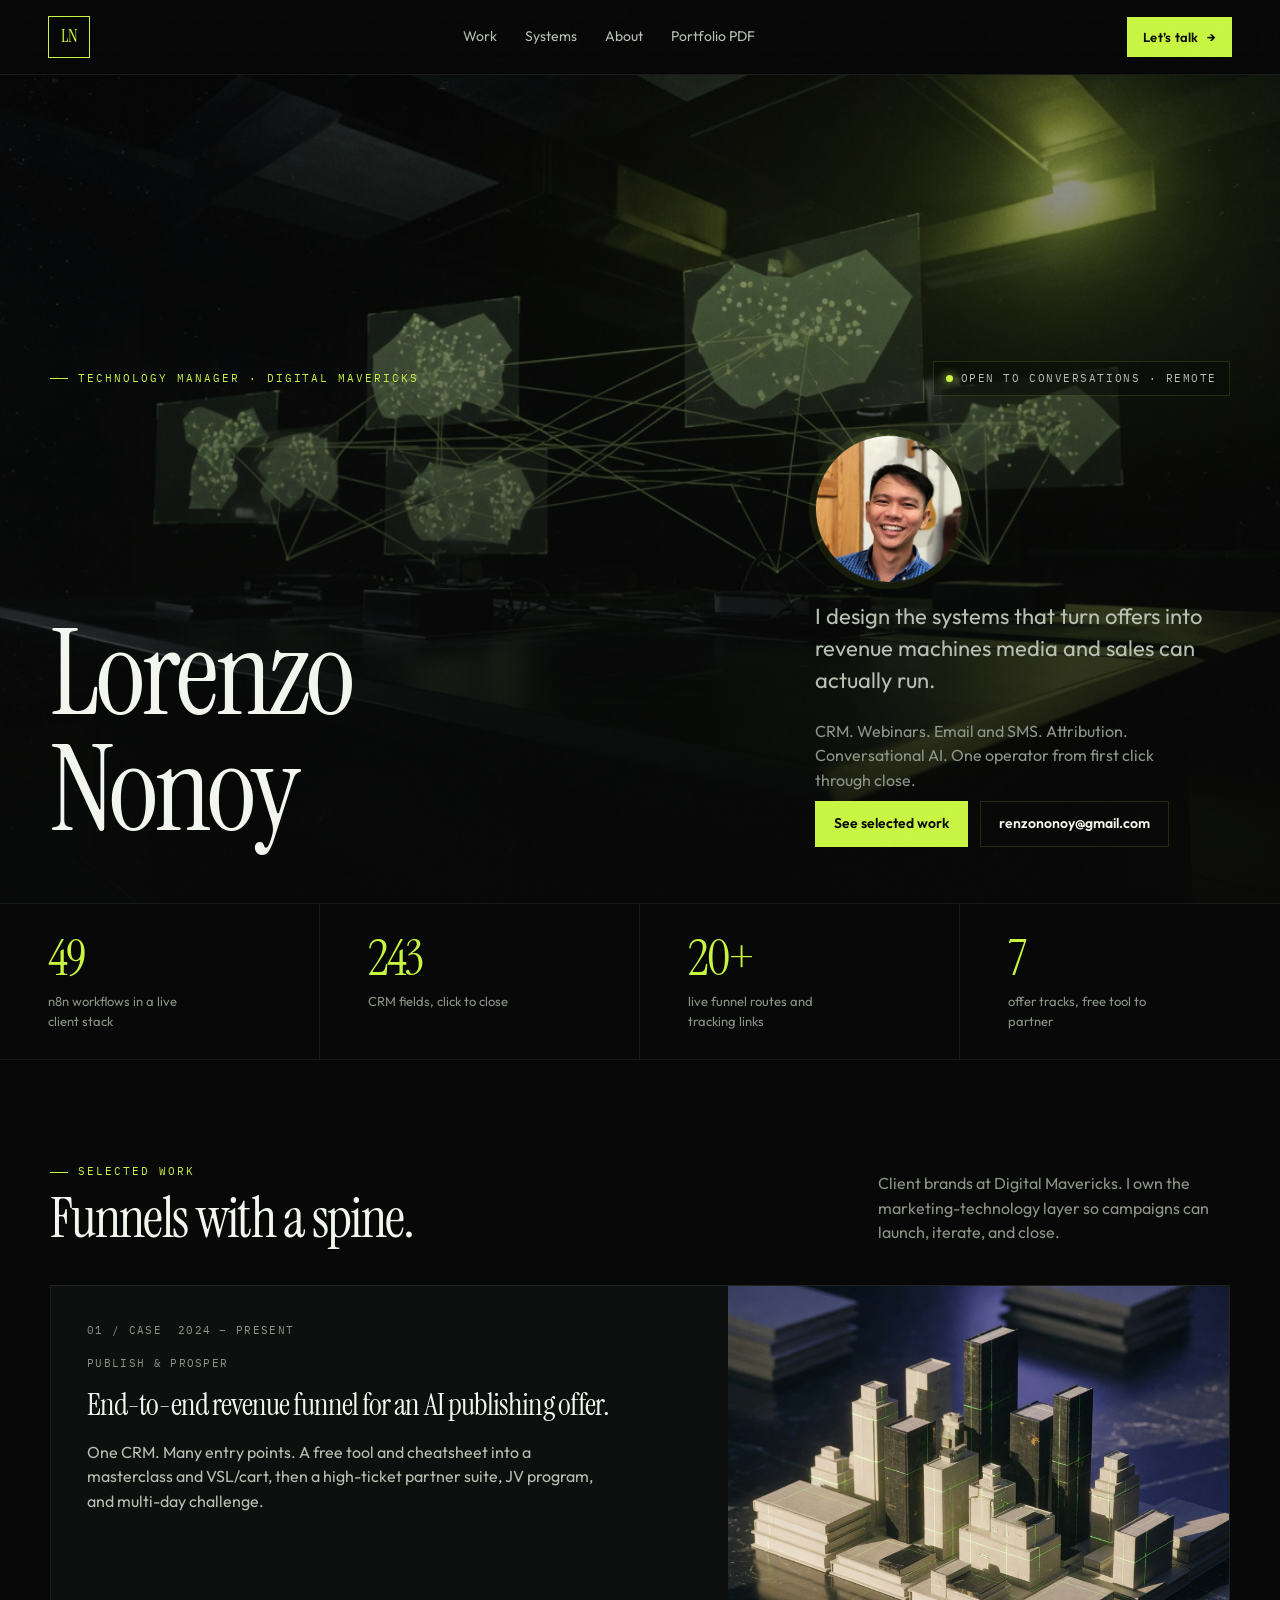
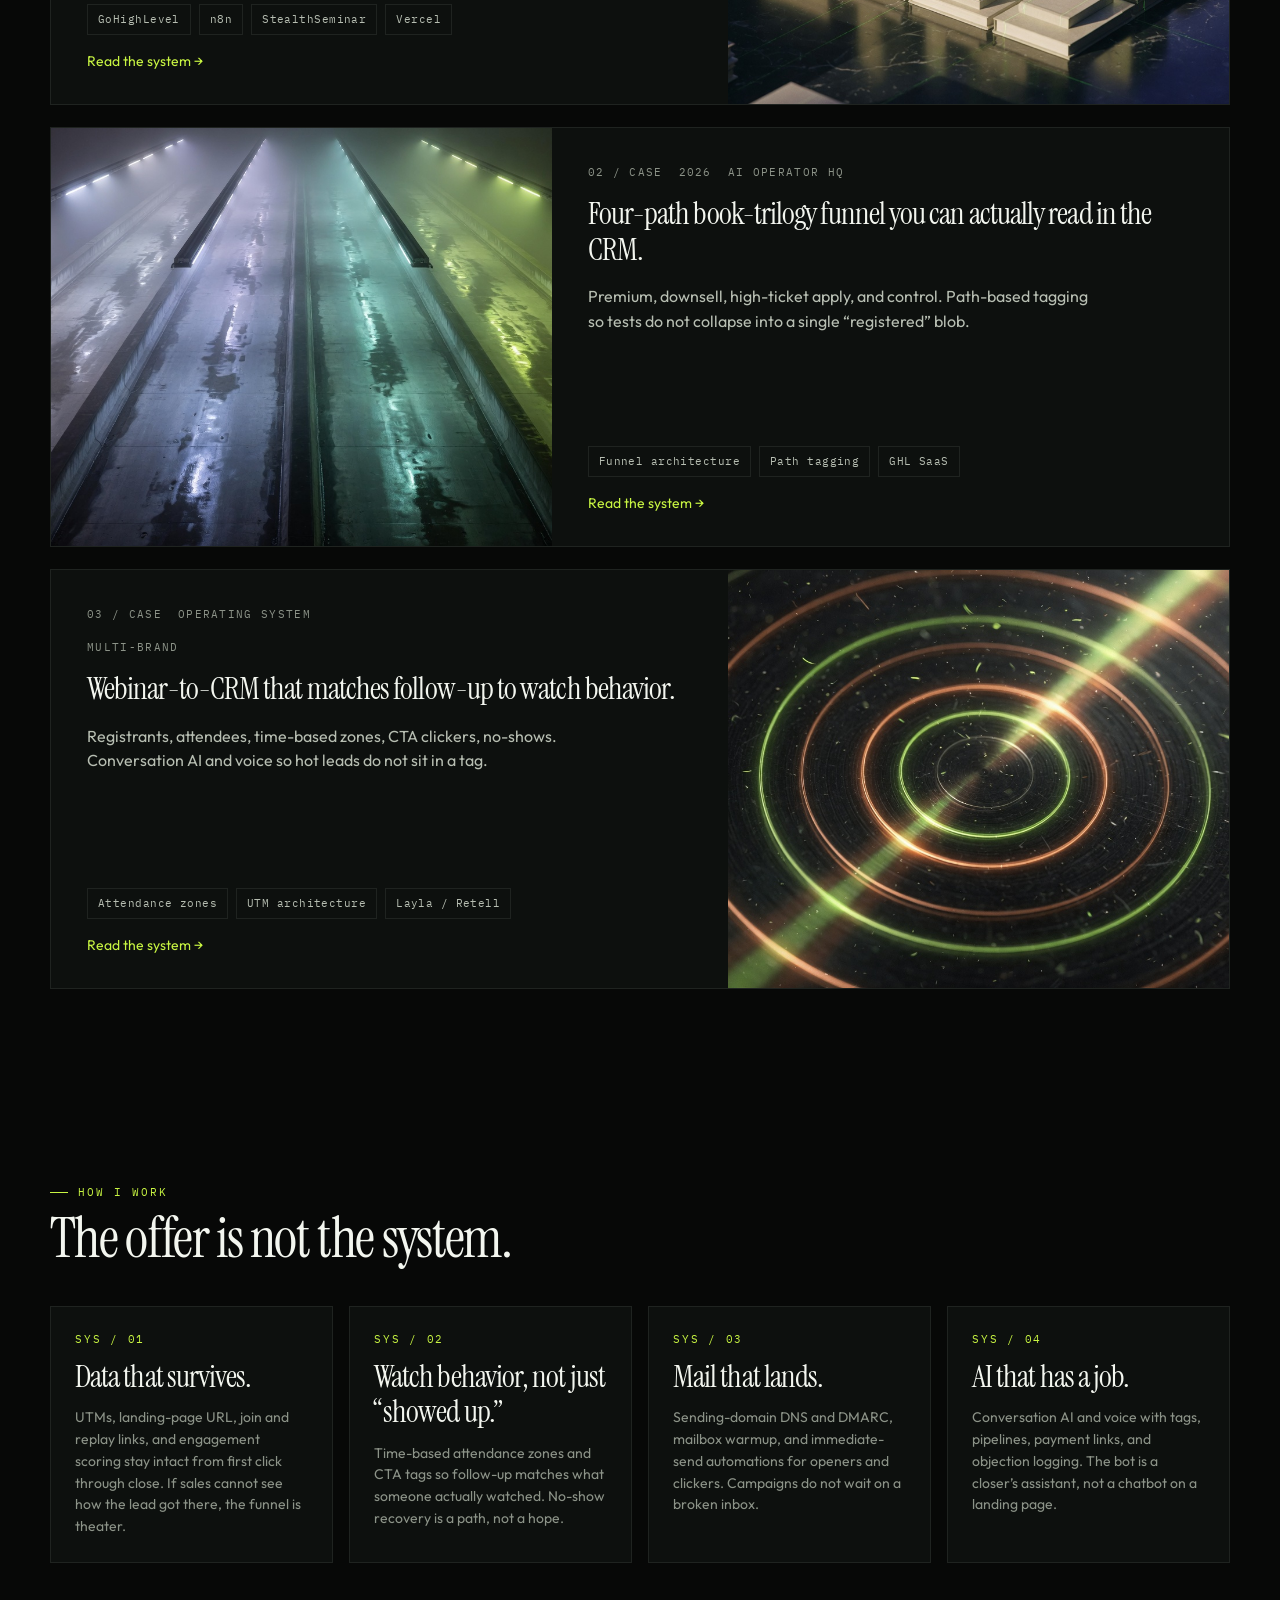
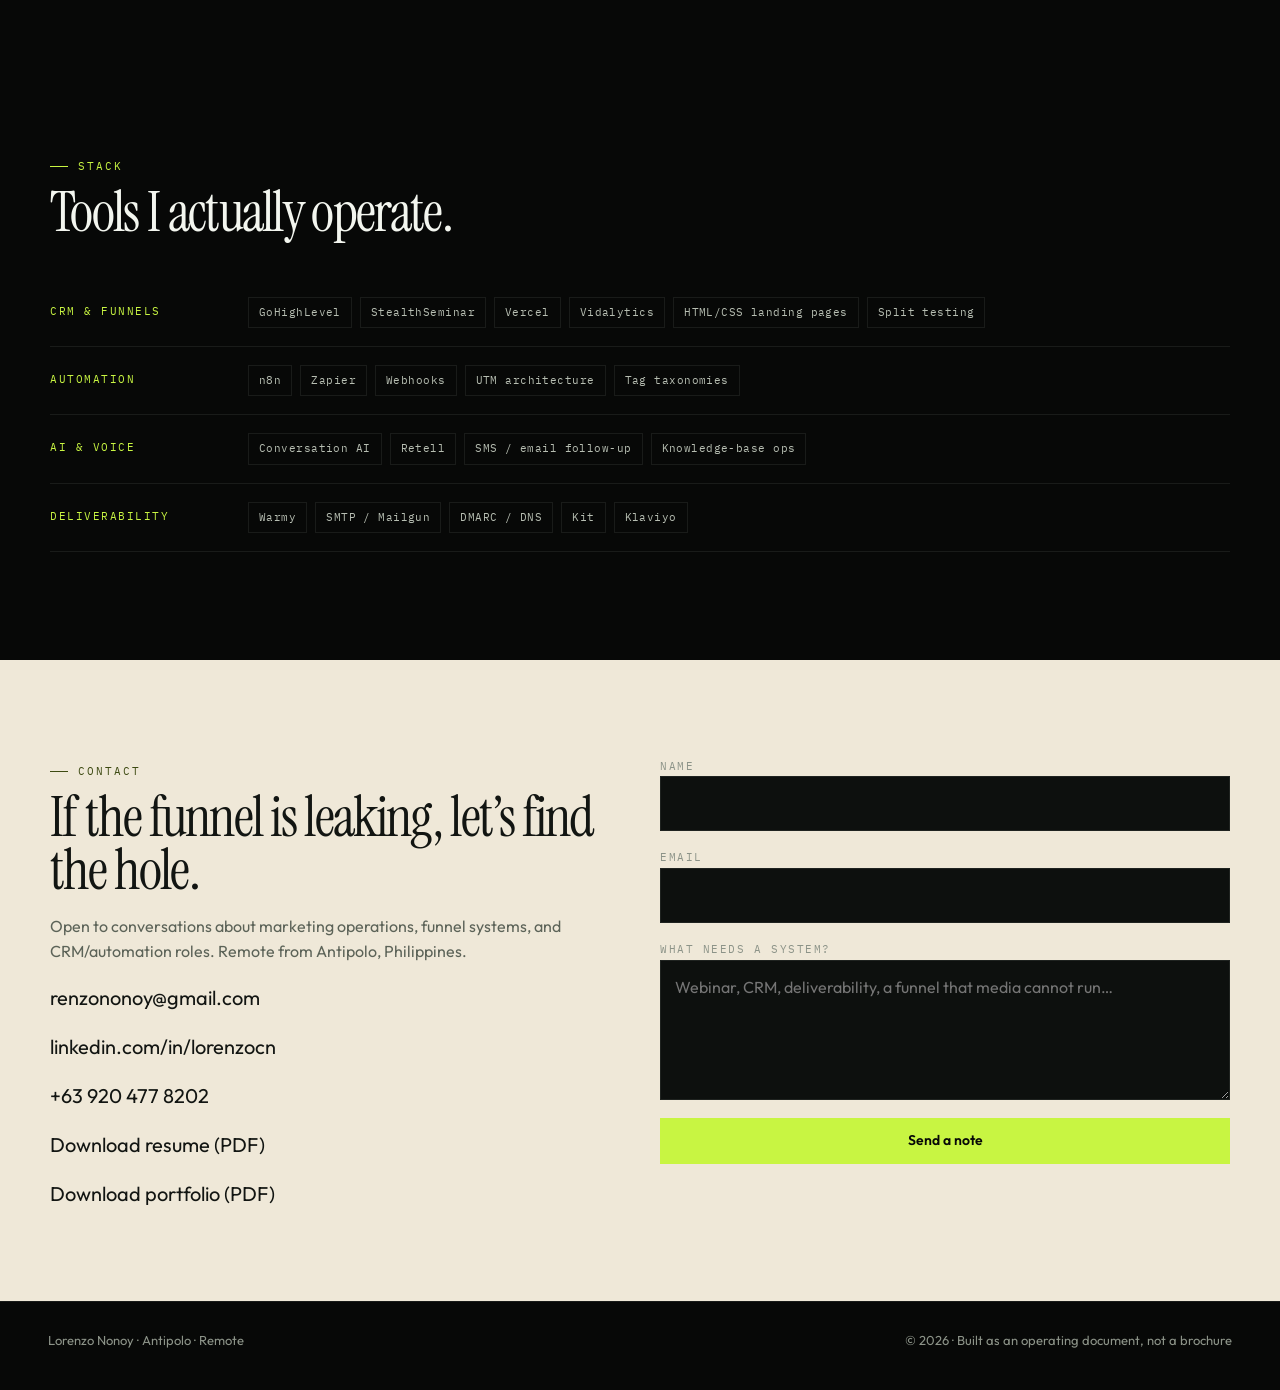
<file: index.html>
<!DOCTYPE html>
<html lang="en">
<head>
  <meta charset="UTF-8">
  <meta name="viewport" content="width=device-width, initial-scale=1">
  <title>Lorenzo Nonoy · Marketing Operations & Funnel Systems</title>
  <meta name="description" content="Technology Manager at Digital Mavericks. I design and operate revenue systems: CRM, webinars, email/SMS, attribution, and AI follow-up.">
  <meta name="theme-color" content="#070807">
  <link rel="icon" href="favicon.svg" type="image/svg+xml">
  <meta property="og:title" content="Lorenzo Nonoy · Marketing Operations & Funnel Systems">
  <meta property="og:description" content="I turn offers into funnels that media and sales can actually run.">
  <meta property="og:type" content="website">
  <meta property="og:image" content="assets/images/lorenzo-headshot.jpg">
  <meta name="twitter:card" content="summary_large_image">
  <link rel="preconnect" href="https://fonts.googleapis.com">
  <link rel="preconnect" href="https://fonts.gstatic.com" crossorigin>
  <link href="https://fonts.googleapis.com/css2?family=IBM+Plex+Mono:wght@400;500&family=Instrument+Serif:ital@0;1&family=Outfit:wght@400;500;600;700&display=swap" rel="stylesheet">
  <link rel="stylesheet" href="css/styles.css">
</head>
<body>
  <div class="noise" aria-hidden="true"></div>
  <header class="site-header">
    <a class="logo" href="index.html" aria-label="Lorenzo Nonoy home">LN</a>
    <nav class="nav" aria-label="Primary">
      <a href="#work">Work</a>
      <a href="#systems">Systems</a>
      <a href="about.html">About</a>
      <a href="assets/Lorenzo_Nonoy_Portfolio.pdf">Portfolio PDF</a>
    </nav>
    <div style="display:flex;gap:10px;align-items:center">
      <button class="menu-btn" type="button" data-menu aria-expanded="false" aria-label="Open menu">Menu</button>
      <a class="header-cta" href="#contact">Let’s talk <span>→</span></a>
    </div>
  </header>
  <div class="nav-panel" data-nav-panel>
    <a href="#work">Work</a>
    <a href="#systems">Systems</a>
    <a href="about.html">About</a>
    <a href="assets/Lorenzo_Nonoy_Resume.pdf">Resume</a>
    <a href="#contact">Let’s talk</a>
  </div>

  <section class="hero">
    <div class="hero-media" aria-hidden="true">
      <img src="assets/images/hero-command.jpg" alt="">
    </div>
    <div class="wrap">
      <div class="hero-top">
        <p class="kicker">Technology Manager · Digital Mavericks</p>
        <p class="status"><i></i> Open to conversations · Remote</p>
      </div>
      <div class="hero-grid">
        <div>
          <h1 class="display">
            Lorenzo
            <span>Nonoy</span>
          </h1>
        </div>
        <div>
          <img class="portrait" src="assets/images/lorenzo-headshot.jpg" alt="Headshot of Lorenzo Nonoy">
          <p class="lede" style="margin-top:18px">I design the systems that turn offers into revenue machines media and sales can actually run.</p>
          <p class="muted" style="margin:14px 0 0;max-width:36ch">CRM. Webinars. Email and SMS. Attribution. Conversational AI. One operator from first click through close.</p>
          <div class="hero-actions">
            <a class="btn btn-primary" href="#work">See selected work</a>
            <a class="btn btn-ghost" href="mailto:renzononoy@gmail.com">renzononoy@gmail.com</a>
          </div>
        </div>
      </div>
    </div>
  </section>

  <div class="stats">
    <div class="stat"><b>49</b><span>n8n workflows in a live client stack</span></div>
    <div class="stat"><b>243</b><span>CRM fields, click to close</span></div>
    <div class="stat"><b>20+</b><span>live funnel routes and tracking links</span></div>
    <div class="stat"><b>7</b><span>offer tracks, free tool to partner</span></div>
  </div>

  <section id="work">
    <div class="wrap">
      <div class="section-head">
        <div>
          <p class="kicker">Selected work</p>
          <h2>Funnels with a spine.</h2>
        </div>
        <p class="muted" style="max-width:32ch;margin:0">Client brands at Digital Mavericks. I own the marketing-technology layer so campaigns can launch, iterate, and close.</p>
      </div>

      <div class="work-grid">
        <article class="work-card">
          <div class="copy">
            <p class="meta"><span>01 / Case</span><span>2024 – Present</span><span>Publish &amp; Prosper</span></p>
            <h3>End-to-end revenue funnel for an AI publishing offer.</h3>
            <p>One CRM. Many entry points. A free tool and cheatsheet into a masterclass and VSL/cart, then a high-ticket partner suite, JV program, and multi-day challenge.</p>
            <div class="chip-row">
              <span class="chip">GoHighLevel</span>
              <span class="chip">n8n</span>
              <span class="chip">StealthSeminar</span>
              <span class="chip">Vercel</span>
            </div>
            <a class="arrow" href="work/publish-and-prosper.html">Read the system →</a>
          </div>
          <div class="media">
            <img src="assets/images/case-pap.jpg" alt="Architectural stack of books on a dark table">
          </div>
        </article>

        <article class="work-card alt">
          <div class="copy">
            <p class="meta"><span>02 / Case</span><span>2026</span><span>AI Operator HQ</span></p>
            <h3>Four-path book-trilogy funnel you can actually read in the CRM.</h3>
            <p>Premium, downsell, high-ticket apply, and control. Path-based tagging so tests do not collapse into a single “registered” blob.</p>
            <div class="chip-row">
              <span class="chip">Funnel architecture</span>
              <span class="chip">Path tagging</span>
              <span class="chip">GHL SaaS</span>
            </div>
            <a class="arrow" href="work/ai-operator.html">Read the system →</a>
          </div>
          <div class="media">
            <img src="assets/images/case-aio.jpg" alt="Four parallel lanes receding into fog">
          </div>
        </article>

        <article class="work-card">
          <div class="copy">
            <p class="meta"><span>03 / Case</span><span>Operating system</span><span>Multi-brand</span></p>
            <h3>Webinar-to-CRM that matches follow-up to watch behavior.</h3>
            <p>Registrants, attendees, time-based zones, CTA clickers, no-shows. Conversation AI and voice so hot leads do not sit in a tag.</p>
            <div class="chip-row">
              <span class="chip">Attendance zones</span>
              <span class="chip">UTM architecture</span>
              <span class="chip">Layla / Retell</span>
            </div>
            <a class="arrow" href="work/webinar-os.html">Read the system →</a>
          </div>
          <div class="media">
            <img src="assets/images/case-webinar.jpg" alt="Concentric glowing rings like radar zones">
          </div>
        </article>
      </div>
    </div>
  </section>

  <section id="systems">
    <div class="wrap">
      <div class="section-head">
        <div>
          <p class="kicker">How I work</p>
          <h2>The offer is not the system.</h2>
        </div>
      </div>
      <div class="systems-grid">
        <article class="system-card">
          <span class="num">SYS / 01</span>
          <h3>Data that survives.</h3>
          <p>UTMs, landing-page URL, join and replay links, and engagement scoring stay intact from first click through close. If sales cannot see how the lead got there, the funnel is theater.</p>
        </article>
        <article class="system-card">
          <span class="num">SYS / 02</span>
          <h3>Watch behavior, not just “showed up.”</h3>
          <p>Time-based attendance zones and CTA tags so follow-up matches what someone actually watched. No-show recovery is a path, not a hope.</p>
        </article>
        <article class="system-card">
          <span class="num">SYS / 03</span>
          <h3>Mail that lands.</h3>
          <p>Sending-domain DNS and DMARC, mailbox warmup, and immediate-send automations for openers and clickers. Campaigns do not wait on a broken inbox.</p>
        </article>
        <article class="system-card">
          <span class="num">SYS / 04</span>
          <h3>AI that has a job.</h3>
          <p>Conversation AI and voice with tags, pipelines, payment links, and objection logging. The bot is a closer’s assistant, not a chatbot on a landing page.</p>
        </article>
      </div>
    </div>
  </section>

  <section>
    <div class="wrap">
      <div class="section-head">
        <div>
          <p class="kicker">Stack</p>
          <h2>Tools I actually operate.</h2>
        </div>
      </div>
      <dl>
        <div class="stack-block">
          <dt>CRM &amp; funnels</dt>
          <dd>
            <span class="chip">GoHighLevel</span>
            <span class="chip">StealthSeminar</span>
            <span class="chip">Vercel</span>
            <span class="chip">Vidalytics</span>
            <span class="chip">HTML/CSS landing pages</span>
            <span class="chip">Split testing</span>
          </dd>
        </div>
        <div class="stack-block">
          <dt>Automation</dt>
          <dd>
            <span class="chip">n8n</span>
            <span class="chip">Zapier</span>
            <span class="chip">Webhooks</span>
            <span class="chip">UTM architecture</span>
            <span class="chip">Tag taxonomies</span>
          </dd>
        </div>
        <div class="stack-block">
          <dt>AI &amp; voice</dt>
          <dd>
            <span class="chip">Conversation AI</span>
            <span class="chip">Retell</span>
            <span class="chip">SMS / email follow-up</span>
            <span class="chip">Knowledge-base ops</span>
          </dd>
        </div>
        <div class="stack-block">
          <dt>Deliverability</dt>
          <dd>
            <span class="chip">Warmy</span>
            <span class="chip">SMTP / Mailgun</span>
            <span class="chip">DMARC / DNS</span>
            <span class="chip">Kit</span>
            <span class="chip">Klaviyo</span>
          </dd>
        </div>
      </dl>
    </div>
  </section>

  <section class="paper" id="contact">
    <div class="wrap contact-grid">
      <div>
        <p class="kicker">Contact</p>
        <h2>If the funnel is leaking, let’s find the hole.</h2>
        <p>Open to conversations about marketing operations, funnel systems, and CRM/automation roles. Remote from Antipolo, Philippines.</p>
        <div class="contact-list">
          <a href="mailto:renzononoy@gmail.com">renzononoy@gmail.com</a>
          <a href="https://www.linkedin.com/in/lorenzocn" rel="noopener">linkedin.com/in/lorenzocn</a>
          <a href="tel:+639204778202">+63 920 477 8202</a>
          <a href="assets/Lorenzo_Nonoy_Resume.pdf">Download resume (PDF)</a>
          <a href="assets/Lorenzo_Nonoy_Portfolio.pdf">Download portfolio (PDF)</a>
        </div>
      </div>
      <form data-contact-form>
        <div>
          <label for="name">Name</label>
          <input id="name" name="name" required autocomplete="name">
        </div>
        <div>
          <label for="email">Email</label>
          <input id="email" name="email" type="email" required autocomplete="email">
        </div>
        <div>
          <label for="message">What needs a system?</label>
          <textarea id="message" name="message" required placeholder="Webinar, CRM, deliverability, a funnel that media cannot run…"></textarea>
        </div>
        <button class="btn btn-primary" type="submit">Send a note</button>
      </form>
    </div>
  </section>

  <footer>
    <span>Lorenzo Nonoy · Antipolo · Remote</span>
    <span>© <span data-year></span> · Built as an operating document, not a brochure</span>
  </footer>
  <script src="js/main.js"></script>
</body>
</html>
</file>
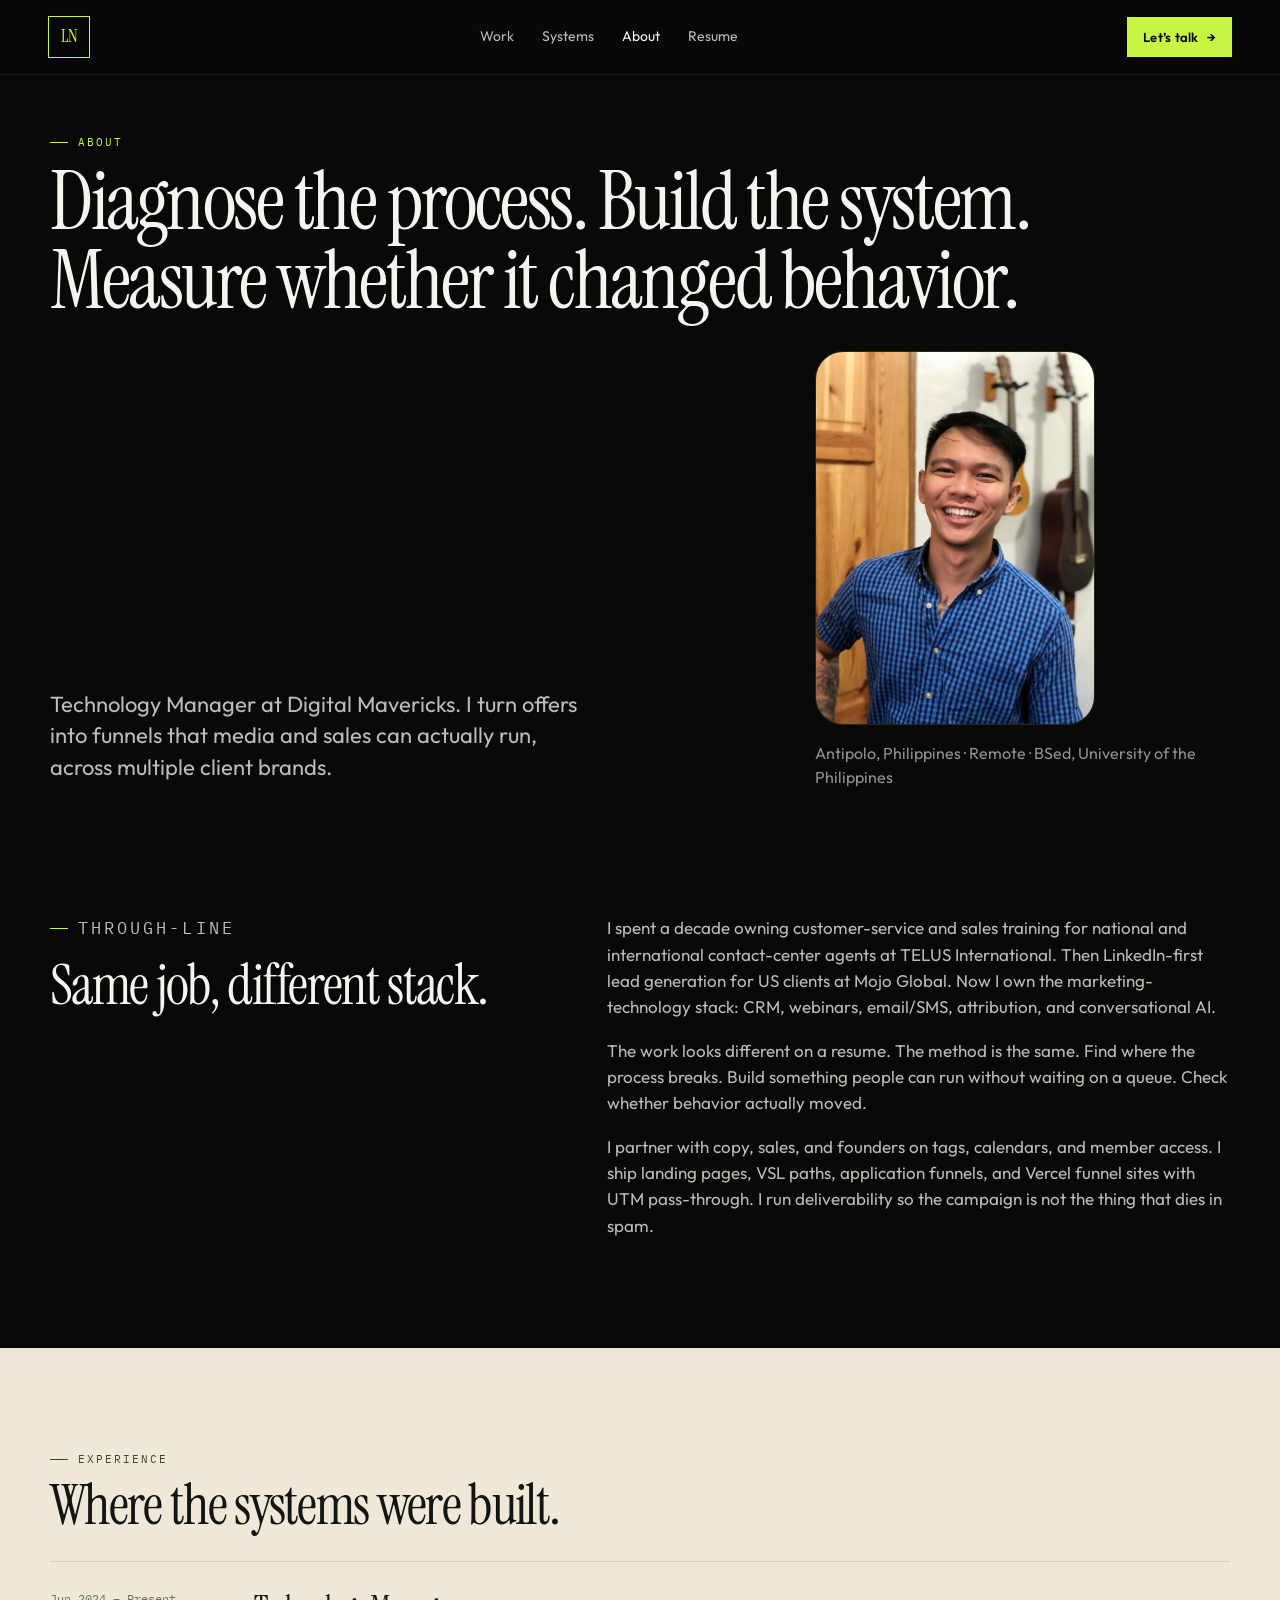
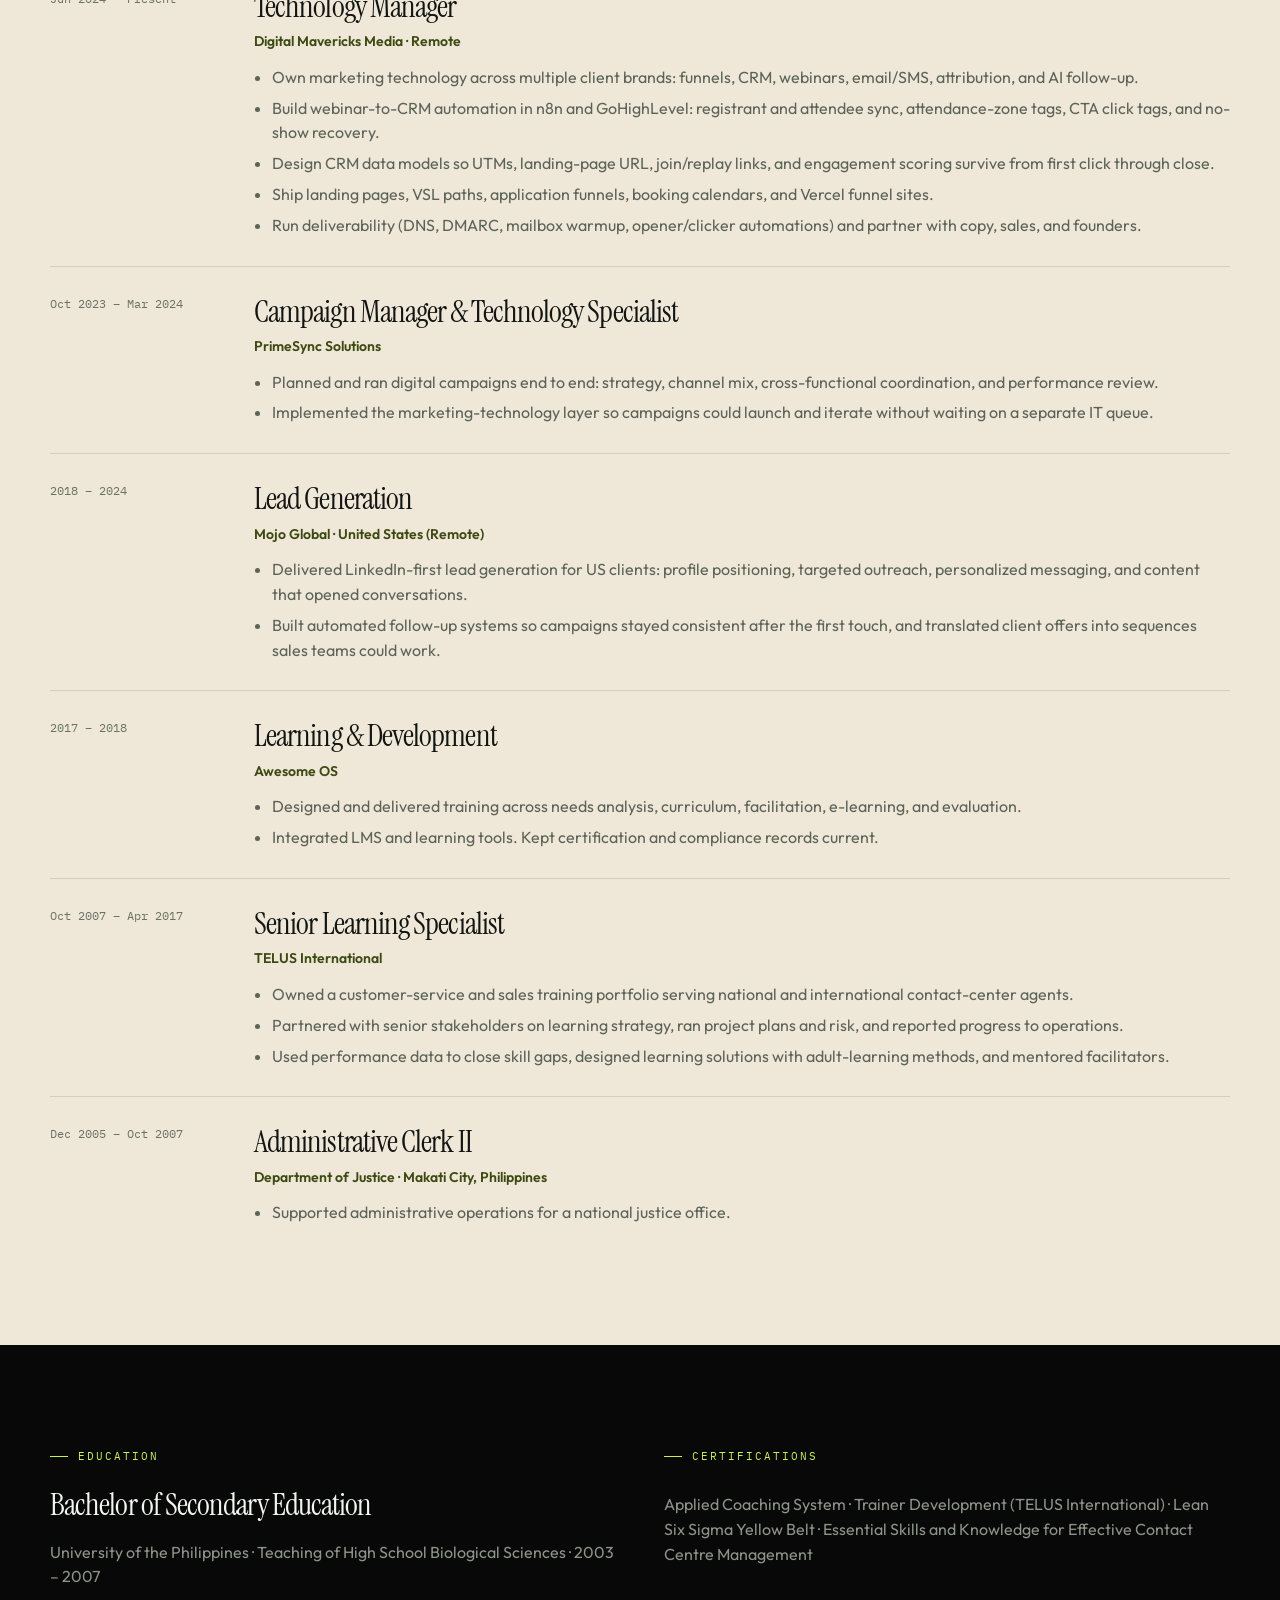
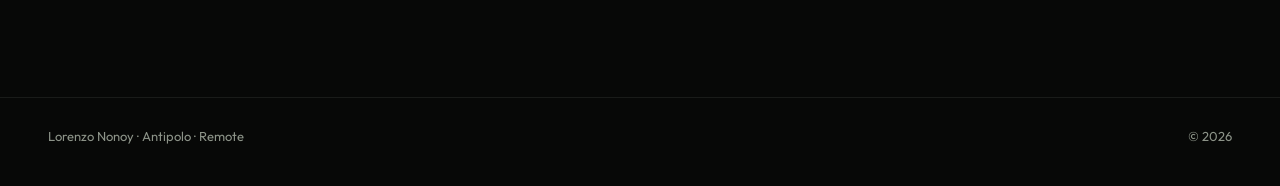
<file: about.html>
<!DOCTYPE html>
<html lang="en">
<head>
  <meta charset="UTF-8">
  <meta name="viewport" content="width=device-width, initial-scale=1">
  <title>About · Lorenzo Nonoy</title>
  <meta name="description" content="Technology Manager who designs and operates revenue systems. Ten years in learning at TELUS International, then LinkedIn lead generation, now owning the marketing-technology stack at Digital Mavericks.">
  <meta name="theme-color" content="#070807">
  <link rel="icon" href="favicon.svg" type="image/svg+xml">
  <link rel="preconnect" href="https://fonts.googleapis.com">
  <link rel="preconnect" href="https://fonts.gstatic.com" crossorigin>
  <link href="https://fonts.googleapis.com/css2?family=IBM+Plex+Mono:wght@400;500&family=Instrument+Serif:ital@0;1&family=Outfit:wght@400;500;600;700&display=swap" rel="stylesheet">
  <link rel="stylesheet" href="css/styles.css">
</head>
<body>
  <div class="noise" aria-hidden="true"></div>
  <header class="site-header">
    <a class="logo" href="index.html" aria-label="Lorenzo Nonoy home">LN</a>
    <nav class="nav" aria-label="Primary">
      <a href="index.html#work">Work</a>
      <a href="index.html#systems">Systems</a>
      <a class="active" href="about.html">About</a>
      <a href="assets/Lorenzo_Nonoy_Resume.pdf">Resume</a>
    </nav>
    <div style="display:flex;gap:10px;align-items:center">
      <button class="menu-btn" type="button" data-menu aria-expanded="false" aria-label="Open menu">Menu</button>
      <a class="header-cta" href="index.html#contact">Let’s talk <span>→</span></a>
    </div>
  </header>
  <div class="nav-panel" data-nav-panel>
    <a href="index.html#work">Work</a>
    <a href="index.html#systems">Systems</a>
    <a href="about.html">About</a>
    <a href="assets/Lorenzo_Nonoy_Resume.pdf">Resume</a>
    <a href="index.html#contact">Let’s talk</a>
  </div>

  <section class="case-hero">
    <div class="wrap">
      <p class="kicker">About</p>
      <h1>Diagnose the process. Build the system. Measure whether it changed behavior.</h1>
      <div class="hero-grid" style="margin-top:32px">
        <p class="lede">Technology Manager at Digital Mavericks. I turn offers into funnels that media and sales can actually run, across multiple client brands.</p>
        <div>
          <img class="portrait-lg" src="assets/images/lorenzo-headshot-full.jpg" alt="Lorenzo Nonoy">
          <p class="muted" style="margin-top:16px">Antipolo, Philippines · Remote · BSed, University of the Philippines</p>
        </div>
      </div>
    </div>
  </section>

  <section>
    <div class="wrap prose">
      <div>
        <p class="kicker">Through-line</p>
        <h2>Same job, different stack.</h2>
      </div>
      <div>
        <p>I spent a decade owning customer-service and sales training for national and international contact-center agents at TELUS International. Then LinkedIn-first lead generation for US clients at Mojo Global. Now I own the marketing-technology stack: CRM, webinars, email/SMS, attribution, and conversational AI.</p>
        <p>The work looks different on a resume. The method is the same. Find where the process breaks. Build something people can run without waiting on a queue. Check whether behavior actually moved.</p>
        <p>I partner with copy, sales, and founders on tags, calendars, and member access. I ship landing pages, VSL paths, application funnels, and Vercel funnel sites with UTM pass-through. I run deliverability so the campaign is not the thing that dies in spam.</p>
      </div>
    </div>
  </section>

  <section class="paper">
    <div class="wrap">
      <p class="kicker">Experience</p>
      <h2 style="margin-bottom:28px">Where the systems were built.</h2>
      <div class="timeline">
        <article class="job">
          <div class="when">Jun 2024 – Present</div>
          <div>
            <h3>Technology Manager</h3>
            <div class="org">Digital Mavericks Media · Remote</div>
            <ul>
              <li>Own marketing technology across multiple client brands: funnels, CRM, webinars, email/SMS, attribution, and AI follow-up.</li>
              <li>Build webinar-to-CRM automation in n8n and GoHighLevel: registrant and attendee sync, attendance-zone tags, CTA click tags, and no-show recovery.</li>
              <li>Design CRM data models so UTMs, landing-page URL, join/replay links, and engagement scoring survive from first click through close.</li>
              <li>Ship landing pages, VSL paths, application funnels, booking calendars, and Vercel funnel sites.</li>
              <li>Run deliverability (DNS, DMARC, mailbox warmup, opener/clicker automations) and partner with copy, sales, and founders.</li>
            </ul>
          </div>
        </article>
        <article class="job">
          <div class="when">Oct 2023 – Mar 2024</div>
          <div>
            <h3>Campaign Manager &amp; Technology Specialist</h3>
            <div class="org">PrimeSync Solutions</div>
            <ul>
              <li>Planned and ran digital campaigns end to end: strategy, channel mix, cross-functional coordination, and performance review.</li>
              <li>Implemented the marketing-technology layer so campaigns could launch and iterate without waiting on a separate IT queue.</li>
            </ul>
          </div>
        </article>
        <article class="job">
          <div class="when">2018 – 2024</div>
          <div>
            <h3>Lead Generation</h3>
            <div class="org">Mojo Global · United States (Remote)</div>
            <ul>
              <li>Delivered LinkedIn-first lead generation for US clients: profile positioning, targeted outreach, personalized messaging, and content that opened conversations.</li>
              <li>Built automated follow-up systems so campaigns stayed consistent after the first touch, and translated client offers into sequences sales teams could work.</li>
            </ul>
          </div>
        </article>
        <article class="job">
          <div class="when">2017 – 2018</div>
          <div>
            <h3>Learning &amp; Development</h3>
            <div class="org">Awesome OS</div>
            <ul>
              <li>Designed and delivered training across needs analysis, curriculum, facilitation, e-learning, and evaluation.</li>
              <li>Integrated LMS and learning tools. Kept certification and compliance records current.</li>
            </ul>
          </div>
        </article>
        <article class="job">
          <div class="when">Oct 2007 – Apr 2017</div>
          <div>
            <h3>Senior Learning Specialist</h3>
            <div class="org">TELUS International</div>
            <ul>
              <li>Owned a customer-service and sales training portfolio serving national and international contact-center agents.</li>
              <li>Partnered with senior stakeholders on learning strategy, ran project plans and risk, and reported progress to operations.</li>
              <li>Used performance data to close skill gaps, designed learning solutions with adult-learning methods, and mentored facilitators.</li>
            </ul>
          </div>
        </article>
        <article class="job">
          <div class="when">Dec 2005 – Oct 2007</div>
          <div>
            <h3>Administrative Clerk II</h3>
            <div class="org">Department of Justice · Makati City, Philippines</div>
            <ul>
              <li>Supported administrative operations for a national justice office.</li>
            </ul>
          </div>
        </article>
      </div>
    </div>
  </section>

  <section>
    <div class="wrap split-2">
      <div>
        <p class="kicker">Education</p>
        <h3 style="margin:12px 0">Bachelor of Secondary Education</h3>
        <p class="muted">University of the Philippines · Teaching of High School Biological Sciences · 2003 – 2007</p>
      </div>
      <div>
        <p class="kicker">Certifications</p>
        <p class="muted">Applied Coaching System · Trainer Development (TELUS International) · Lean Six Sigma Yellow Belt · Essential Skills and Knowledge for Effective Contact Centre Management</p>
      </div>
    </div>
  </section>

  <footer>
    <span>Lorenzo Nonoy · Antipolo · Remote</span>
    <span>© <span data-year></span></span>
  </footer>
  <script src="js/main.js"></script>
</body>
</html>
</file>
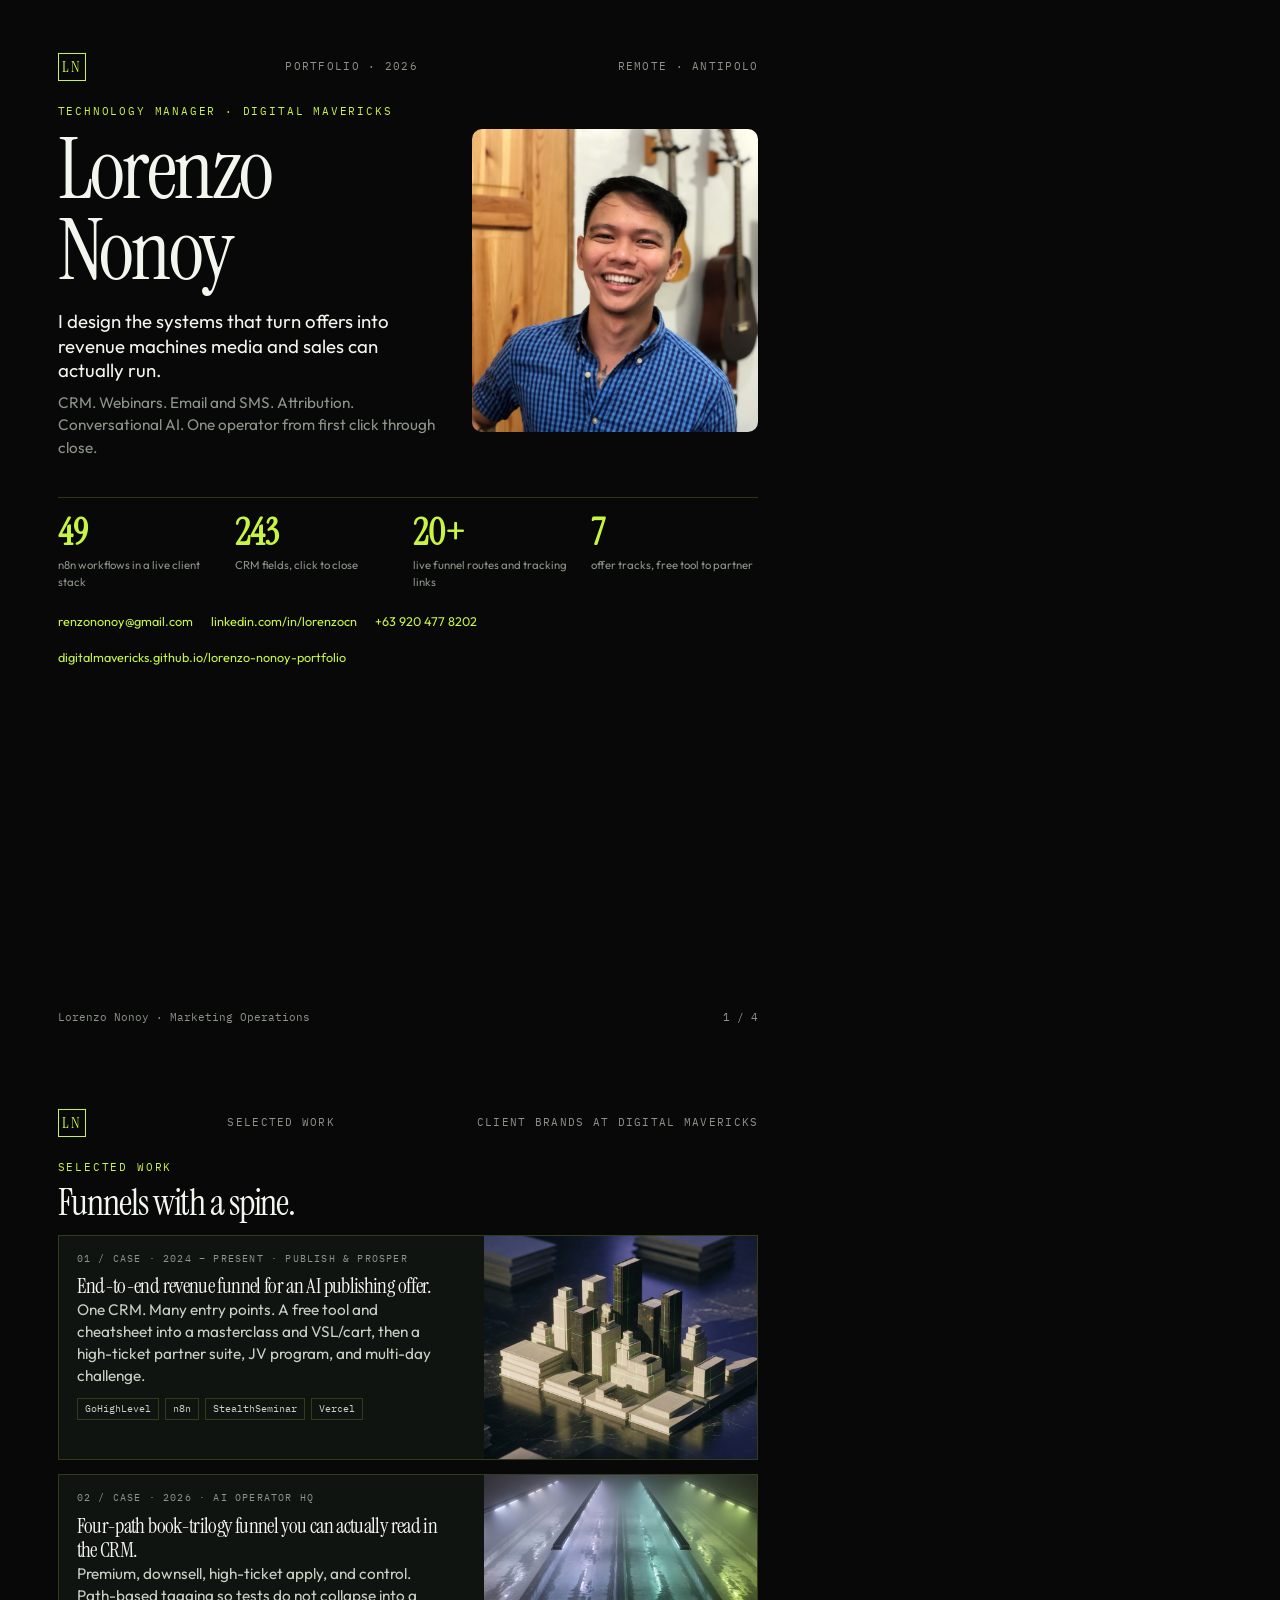
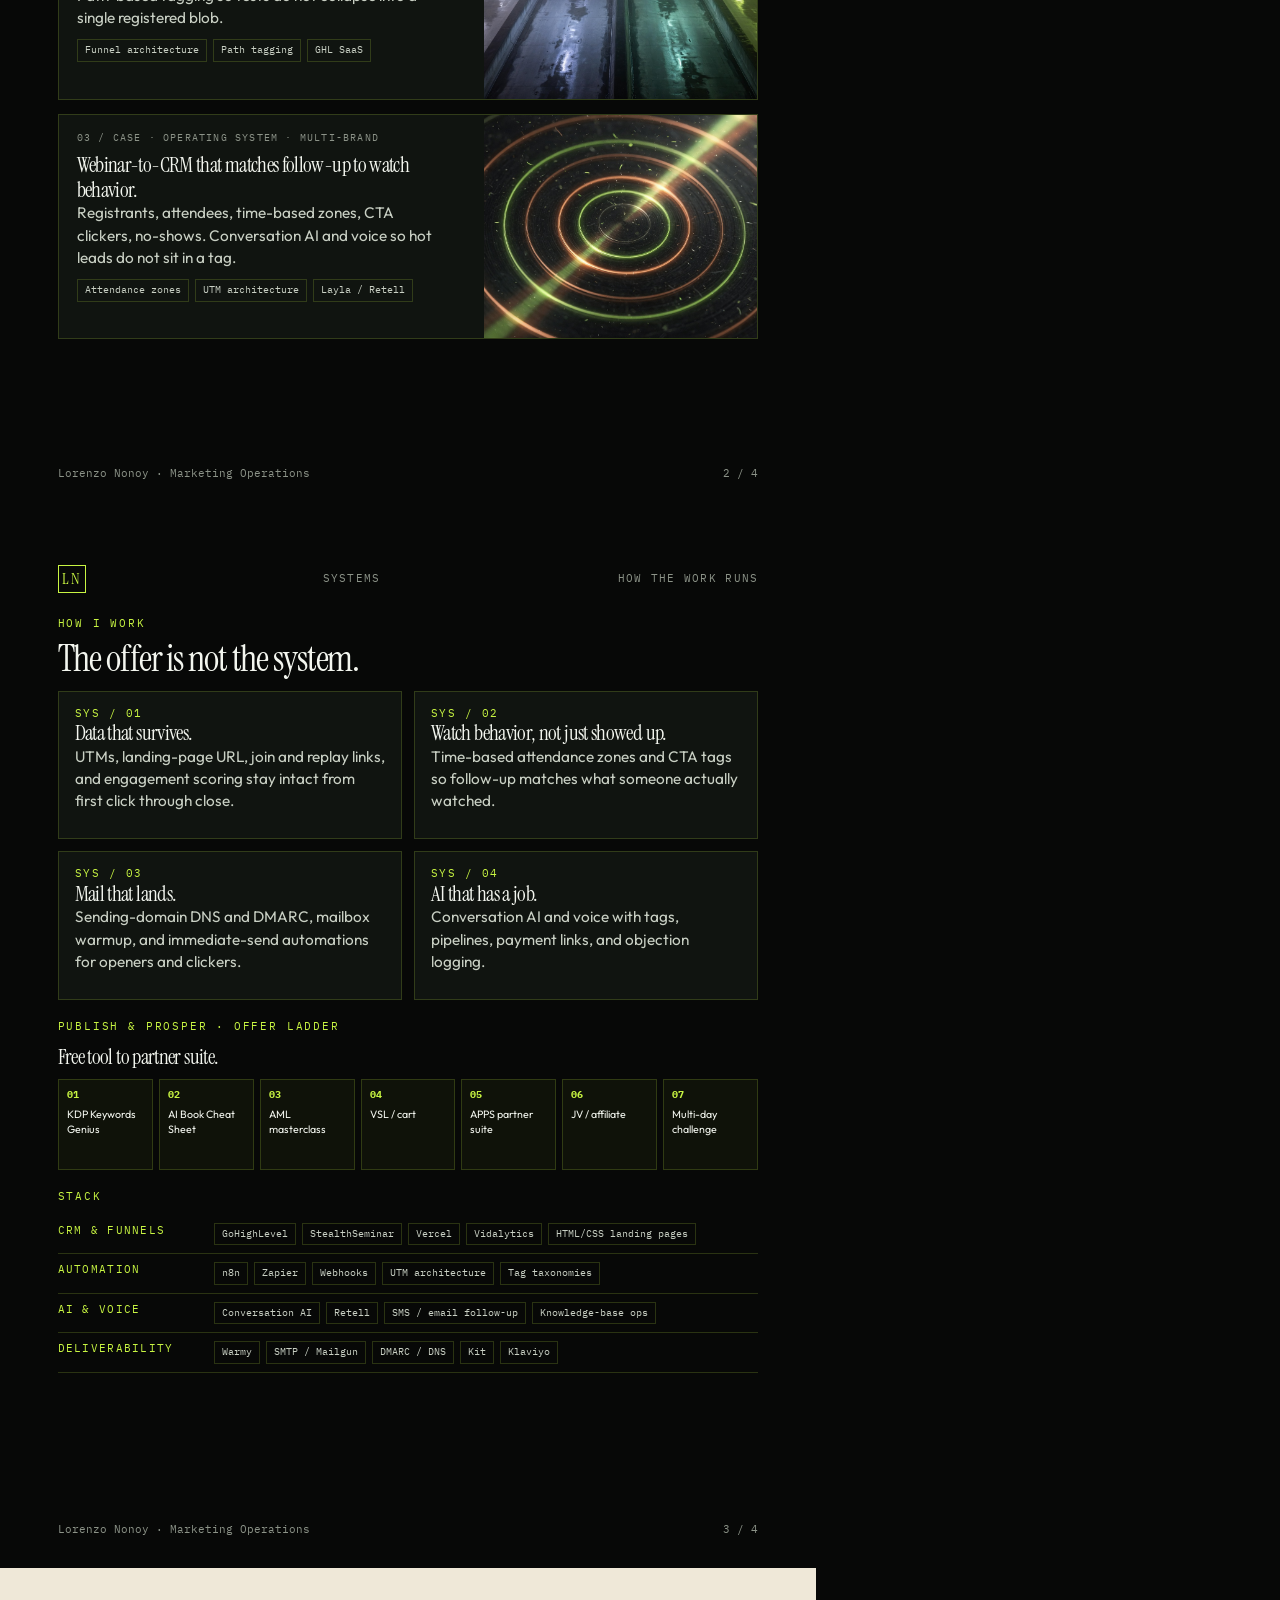
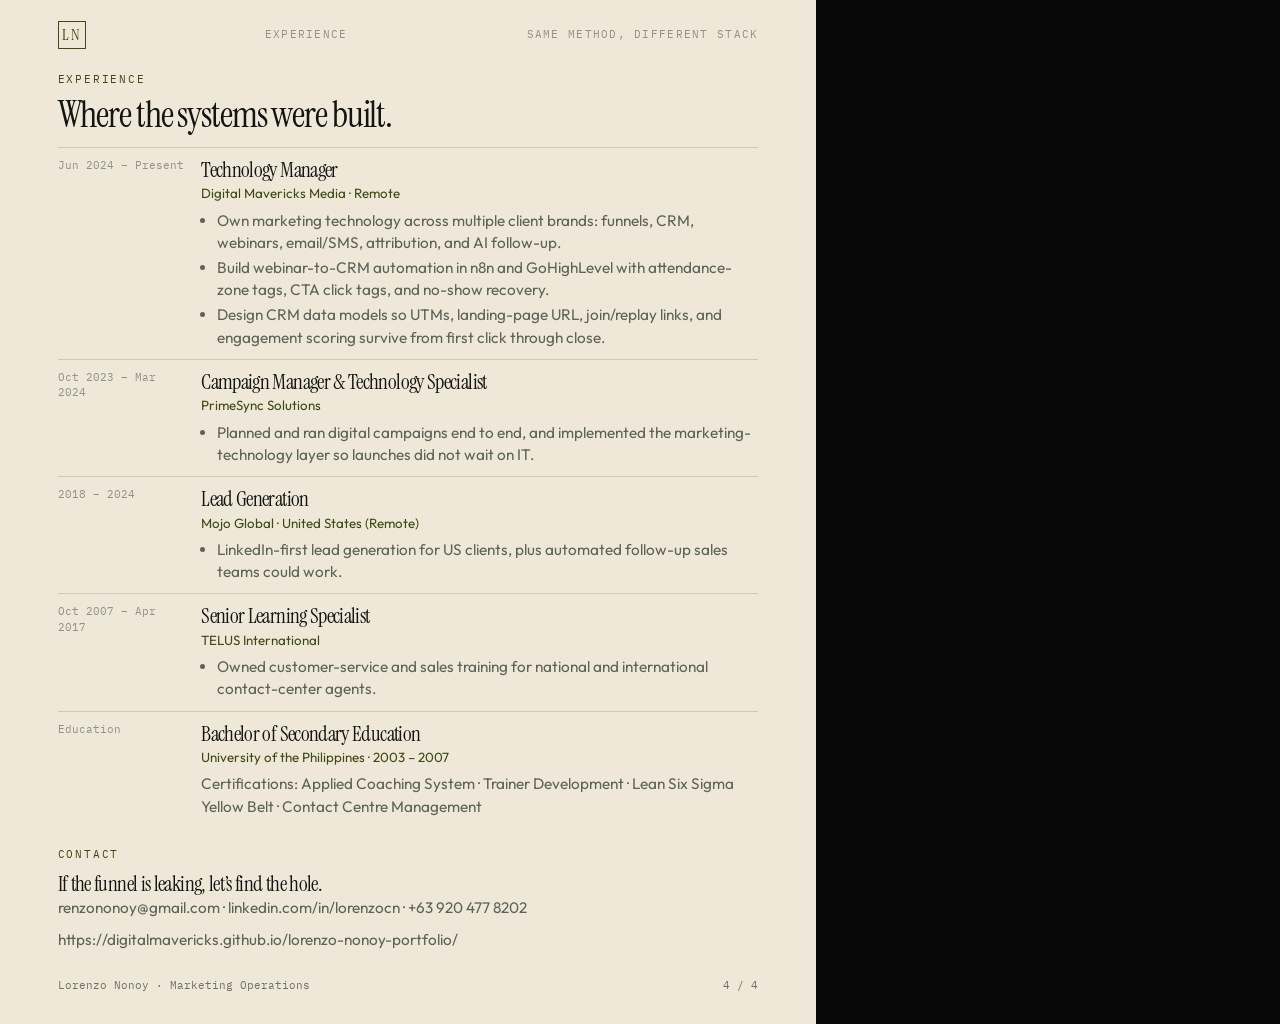
<file: print.html>
<!DOCTYPE html>
<html lang="en">
<head>
  <meta charset="UTF-8">
  <title>Lorenzo Nonoy · Portfolio</title>
  <link rel="preconnect" href="https://fonts.googleapis.com">
  <link rel="preconnect" href="https://fonts.gstatic.com" crossorigin>
  <link href="https://fonts.googleapis.com/css2?family=IBM+Plex+Mono:wght@400;500&family=Instrument+Serif:ital@0;1&family=Outfit:wght@400;500;600;700&display=swap" rel="stylesheet">
  <style>
    :root {
      --bg: #070807;
      --bg-2: #101410;
      --lime: #c8f542;
      --paper: #efe8d8;
      --ink: #121512;
      --mute: #8c9388;
      --white: #f3f6ef;
      --line: rgba(200,245,66,.18);
    }
    * { box-sizing: border-box; }
    html, body {
      margin: 0;
      padding: 0;
      background: var(--bg);
      color: var(--white);
      font-family: Outfit, system-ui, sans-serif;
      font-size: 11.5pt;
      line-height: 1.45;
      -webkit-print-color-adjust: exact;
      print-color-adjust: exact;
    }
    @page { size: letter; margin: 0; }
    .page {
      width: 8.5in;
      height: 11in;
      padding: 0.55in 0.6in 0.5in;
      page-break-after: always;
      position: relative;
      overflow: hidden;
      background: var(--bg);
    }
    .page:last-child { page-break-after: auto; }
    .kicker {
      font-family: "IBM Plex Mono", monospace;
      font-size: 8.5pt;
      letter-spacing: .16em;
      text-transform: uppercase;
      color: var(--lime);
    }
    h1, h2, h3 {
      font-family: "Instrument Serif", Georgia, serif;
      font-weight: 400;
      letter-spacing: -0.03em;
      margin: 0;
      line-height: .95;
    }
    h1 { font-size: 64pt; }
    h2 { font-size: 28pt; margin: 6px 0 14px; }
    h3 { font-size: 16pt; line-height: 1.15; }
    p { margin: 0 0 10px; color: #c9d0c4; }
    .muted { color: var(--mute); }
    .topbar {
      display: flex;
      justify-content: space-between;
      align-items: center;
      margin-bottom: 22px;
      font-family: "IBM Plex Mono", monospace;
      font-size: 8pt;
      letter-spacing: .12em;
      text-transform: uppercase;
      color: var(--mute);
    }
    .logo {
      border: 1px solid var(--lime);
      color: var(--lime);
      width: 28px; height: 28px;
      display: grid; place-items: center;
      font-family: "Instrument Serif", serif;
      font-size: 12pt;
    }
    .hero {
      display: grid;
      grid-template-columns: 1.15fr .85fr;
      gap: 28px;
      align-items: start;
      margin-top: 8px;
    }
    .portrait {
      width: 100%;
      height: 3.15in;
      object-fit: cover;
      object-position: 50% 18%;
      border-radius: 10px;
    }
    .lede { font-size: 14pt; color: var(--white); max-width: 28ch; line-height: 1.3; }
    .stats {
      display: grid;
      grid-template-columns: repeat(4, 1fr);
      gap: 10px;
      margin-top: 28px;
      border-top: 1px solid var(--line);
      padding-top: 16px;
    }
    .stat b {
      display: block;
      font-family: "Instrument Serif", serif;
      font-size: 28pt;
      color: var(--lime);
      line-height: 1;
    }
    .stat span { display: block; margin-top: 6px; color: var(--mute); font-size: 8.5pt; }
    .contact-row {
      margin-top: 22px;
      display: flex;
      gap: 18px;
      flex-wrap: wrap;
      font-size: 9.5pt;
      color: var(--lime);
    }
    .work {
      display: grid;
      gap: 14px;
    }
    .card {
      display: grid;
      grid-template-columns: 1.35fr .9fr;
      gap: 16px;
      background: var(--bg-2);
      border: 1px solid var(--line);
      min-height: 2.35in;
      overflow: hidden;
    }
    .card .copy { padding: 16px 18px; }
    .card img { width: 100%; height: 100%; object-fit: cover; }
    .meta {
      font-family: "IBM Plex Mono", monospace;
      font-size: 7.5pt;
      letter-spacing: .12em;
      text-transform: uppercase;
      color: var(--mute);
      margin-bottom: 8px;
    }
    .chips { display: flex; flex-wrap: wrap; gap: 6px; margin-top: 8px; }
    .chip {
      font-family: "IBM Plex Mono", monospace;
      font-size: 7.5pt;
      border: 1px solid var(--line);
      padding: 3px 7px;
      color: #c9d0c4;
    }
    .grid-4 { display: grid; grid-template-columns: 1fr 1fr; gap: 12px; }
    .sys {
      background: var(--bg-2);
      border: 1px solid var(--line);
      padding: 14px 16px;
      min-height: 1.55in;
    }
    .sys .num { font-family: "IBM Plex Mono", monospace; font-size: 8pt; color: var(--lime); letter-spacing: .14em; }
    .ladder { display: grid; grid-template-columns: repeat(7, 1fr); gap: 6px; margin: 10px 0 18px; }
    .ladder div {
      border: 1px solid var(--line);
      padding: 8px 8px 10px;
      font-size: 8pt;
      min-height: .95in;
      background: rgba(200,245,66,.04);
    }
    .ladder b { display: block; color: var(--lime); font-family: "IBM Plex Mono", monospace; font-size: 7.5pt; margin-bottom: 4px; }
    .stack dt {
      font-family: "IBM Plex Mono", monospace;
      font-size: 8pt;
      color: var(--lime);
      letter-spacing: .12em;
      text-transform: uppercase;
      width: 1.5in;
    }
    .stack-row { display: flex; gap: 12px; align-items: flex-start; padding: 8px 0; border-bottom: 1px solid var(--line); }
    .job { display: grid; grid-template-columns: 1.35in 1fr; gap: 14px; padding: 10px 0; border-top: 1px solid var(--line); }
    .when { font-family: "IBM Plex Mono", monospace; font-size: 8pt; color: var(--mute); }
    .org { color: var(--lime); font-size: 10pt; margin: 2px 0 6px; }
    ul { margin: 0; padding-left: 16px; color: #c9d0c4; }
    li + li { margin-top: 3px; }
    .paper-page { background: var(--paper); color: var(--ink); }
    .paper-page p, .paper-page li, .paper-page .muted { color: #5c6358; }
    .paper-page h2, .paper-page h3 { color: var(--ink); }
    .paper-page .kicker, .paper-page .org { color: #3d4a12; }
    .paper-page .job { border-top-color: rgba(18,21,18,.14); }
    .foot {
      position: absolute;
      left: .6in; right: .6in; bottom: .32in;
      display: flex; justify-content: space-between;
      font-size: 8pt; color: var(--mute);
      font-family: "IBM Plex Mono", monospace;
    }
    .paper-page .foot { color: #6a7264; }
  </style>
</head>
<body>
  <section class="page">
    <div class="topbar"><span class="logo">LN</span><span>Portfolio · 2026</span><span>Remote · Antipolo</span></div>
    <p class="kicker">Technology Manager · Digital Mavericks</p>
    <div class="hero">
      <div>
        <h1>Lorenzo<br>Nonoy</h1>
        <p class="lede" style="margin-top:18px">I design the systems that turn offers into revenue machines media and sales can actually run.</p>
        <p class="muted">CRM. Webinars. Email and SMS. Attribution. Conversational AI. One operator from first click through close.</p>
      </div>
      <img class="portrait" src="assets/images/lorenzo-headshot-full.jpg" alt="Lorenzo Nonoy">
    </div>
    <div class="stats">
      <div class="stat"><b>49</b><span>n8n workflows in a live client stack</span></div>
      <div class="stat"><b>243</b><span>CRM fields, click to close</span></div>
      <div class="stat"><b>20+</b><span>live funnel routes and tracking links</span></div>
      <div class="stat"><b>7</b><span>offer tracks, free tool to partner</span></div>
    </div>
    <div class="contact-row">
      <span>renzononoy@gmail.com</span>
      <span>linkedin.com/in/lorenzocn</span>
      <span>+63 920 477 8202</span>
      <span>digitalmavericks.github.io/lorenzo-nonoy-portfolio</span>
    </div>
    <div class="foot"><span>Lorenzo Nonoy · Marketing Operations</span><span>1 / 4</span></div>
  </section>

  <section class="page">
    <div class="topbar"><span class="logo">LN</span><span>Selected work</span><span>Client brands at Digital Mavericks</span></div>
    <p class="kicker">Selected work</p>
    <h2>Funnels with a spine.</h2>
    <div class="work">
      <article class="card">
        <div class="copy">
          <div class="meta">01 / Case · 2024 – Present · Publish &amp; Prosper</div>
          <h3>End-to-end revenue funnel for an AI publishing offer.</h3>
          <p>One CRM. Many entry points. A free tool and cheatsheet into a masterclass and VSL/cart, then a high-ticket partner suite, JV program, and multi-day challenge.</p>
          <div class="chips"><span class="chip">GoHighLevel</span><span class="chip">n8n</span><span class="chip">StealthSeminar</span><span class="chip">Vercel</span></div>
        </div>
        <img src="assets/images/case-pap.jpg" alt="">
      </article>
      <article class="card">
        <div class="copy">
          <div class="meta">02 / Case · 2026 · AI Operator HQ</div>
          <h3>Four-path book-trilogy funnel you can actually read in the CRM.</h3>
          <p>Premium, downsell, high-ticket apply, and control. Path-based tagging so tests do not collapse into a single registered blob.</p>
          <div class="chips"><span class="chip">Funnel architecture</span><span class="chip">Path tagging</span><span class="chip">GHL SaaS</span></div>
        </div>
        <img src="assets/images/case-aio.jpg" alt="">
      </article>
      <article class="card">
        <div class="copy">
          <div class="meta">03 / Case · Operating system · Multi-brand</div>
          <h3>Webinar-to-CRM that matches follow-up to watch behavior.</h3>
          <p>Registrants, attendees, time-based zones, CTA clickers, no-shows. Conversation AI and voice so hot leads do not sit in a tag.</p>
          <div class="chips"><span class="chip">Attendance zones</span><span class="chip">UTM architecture</span><span class="chip">Layla / Retell</span></div>
        </div>
        <img src="assets/images/case-webinar.jpg" alt="">
      </article>
    </div>
    <div class="foot"><span>Lorenzo Nonoy · Marketing Operations</span><span>2 / 4</span></div>
  </section>

  <section class="page">
    <div class="topbar"><span class="logo">LN</span><span>Systems</span><span>How the work runs</span></div>
    <p class="kicker">How I work</p>
    <h2>The offer is not the system.</h2>
    <div class="grid-4" style="margin-bottom:18px">
      <article class="sys"><div class="num">SYS / 01</div><h3>Data that survives.</h3><p>UTMs, landing-page URL, join and replay links, and engagement scoring stay intact from first click through close.</p></article>
      <article class="sys"><div class="num">SYS / 02</div><h3>Watch behavior, not just showed up.</h3><p>Time-based attendance zones and CTA tags so follow-up matches what someone actually watched.</p></article>
      <article class="sys"><div class="num">SYS / 03</div><h3>Mail that lands.</h3><p>Sending-domain DNS and DMARC, mailbox warmup, and immediate-send automations for openers and clickers.</p></article>
      <article class="sys"><div class="num">SYS / 04</div><h3>AI that has a job.</h3><p>Conversation AI and voice with tags, pipelines, payment links, and objection logging.</p></article>
    </div>
    <p class="kicker">Publish &amp; Prosper · offer ladder</p>
    <h3 style="margin-bottom:8px">Free tool to partner suite.</h3>
    <div class="ladder">
      <div><b>01</b> KDP Keywords Genius</div>
      <div><b>02</b> AI Book Cheat Sheet</div>
      <div><b>03</b> AML masterclass</div>
      <div><b>04</b> VSL / cart</div>
      <div><b>05</b> APPS partner suite</div>
      <div><b>06</b> JV / affiliate</div>
      <div><b>07</b> Multi-day challenge</div>
    </div>
    <p class="kicker">Stack</p>
    <div class="stack">
      <div class="stack-row"><dt>CRM &amp; funnels</dt><dd class="chips" style="margin:0"><span class="chip">GoHighLevel</span><span class="chip">StealthSeminar</span><span class="chip">Vercel</span><span class="chip">Vidalytics</span><span class="chip">HTML/CSS landing pages</span></dd></div>
      <div class="stack-row"><dt>Automation</dt><dd class="chips" style="margin:0"><span class="chip">n8n</span><span class="chip">Zapier</span><span class="chip">Webhooks</span><span class="chip">UTM architecture</span><span class="chip">Tag taxonomies</span></dd></div>
      <div class="stack-row"><dt>AI &amp; voice</dt><dd class="chips" style="margin:0"><span class="chip">Conversation AI</span><span class="chip">Retell</span><span class="chip">SMS / email follow-up</span><span class="chip">Knowledge-base ops</span></dd></div>
      <div class="stack-row"><dt>Deliverability</dt><dd class="chips" style="margin:0"><span class="chip">Warmy</span><span class="chip">SMTP / Mailgun</span><span class="chip">DMARC / DNS</span><span class="chip">Kit</span><span class="chip">Klaviyo</span></dd></div>
    </div>
    <div class="foot"><span>Lorenzo Nonoy · Marketing Operations</span><span>3 / 4</span></div>
  </section>

  <section class="page paper-page">
    <div class="topbar"><span class="logo" style="color:#3d4a12;border-color:#3d4a12">LN</span><span>Experience</span><span>Same method, different stack</span></div>
    <p class="kicker">Experience</p>
    <h2>Where the systems were built.</h2>
    <article class="job">
      <div class="when">Jun 2024 – Present</div>
      <div>
        <h3>Technology Manager</h3>
        <div class="org">Digital Mavericks Media · Remote</div>
        <ul>
          <li>Own marketing technology across multiple client brands: funnels, CRM, webinars, email/SMS, attribution, and AI follow-up.</li>
          <li>Build webinar-to-CRM automation in n8n and GoHighLevel with attendance-zone tags, CTA click tags, and no-show recovery.</li>
          <li>Design CRM data models so UTMs, landing-page URL, join/replay links, and engagement scoring survive from first click through close.</li>
        </ul>
      </div>
    </article>
    <article class="job">
      <div class="when">Oct 2023 – Mar 2024</div>
      <div>
        <h3>Campaign Manager &amp; Technology Specialist</h3>
        <div class="org">PrimeSync Solutions</div>
        <ul>
          <li>Planned and ran digital campaigns end to end, and implemented the marketing-technology layer so launches did not wait on IT.</li>
        </ul>
      </div>
    </article>
    <article class="job">
      <div class="when">2018 – 2024</div>
      <div>
        <h3>Lead Generation</h3>
        <div class="org">Mojo Global · United States (Remote)</div>
        <ul>
          <li>LinkedIn-first lead generation for US clients, plus automated follow-up sales teams could work.</li>
        </ul>
      </div>
    </article>
    <article class="job">
      <div class="when">Oct 2007 – Apr 2017</div>
      <div>
        <h3>Senior Learning Specialist</h3>
        <div class="org">TELUS International</div>
        <ul>
          <li>Owned customer-service and sales training for national and international contact-center agents.</li>
        </ul>
      </div>
    </article>
    <article class="job">
      <div class="when">Education</div>
      <div>
        <h3>Bachelor of Secondary Education</h3>
        <div class="org">University of the Philippines · 2003 – 2007</div>
        <p class="muted" style="margin:0">Certifications: Applied Coaching System · Trainer Development · Lean Six Sigma Yellow Belt · Contact Centre Management</p>
      </div>
    </article>
    <div style="margin-top:18px">
      <p class="kicker">Contact</p>
      <h3 style="margin-top:6px">If the funnel is leaking, let’s find the hole.</h3>
      <p>renzononoy@gmail.com · linkedin.com/in/lorenzocn · +63 920 477 8202</p>
      <p class="muted">https://digitalmavericks.github.io/lorenzo-nonoy-portfolio/</p>
    </div>
    <div class="foot"><span>Lorenzo Nonoy · Marketing Operations</span><span>4 / 4</span></div>
  </section>
</body>
</html>
</file>
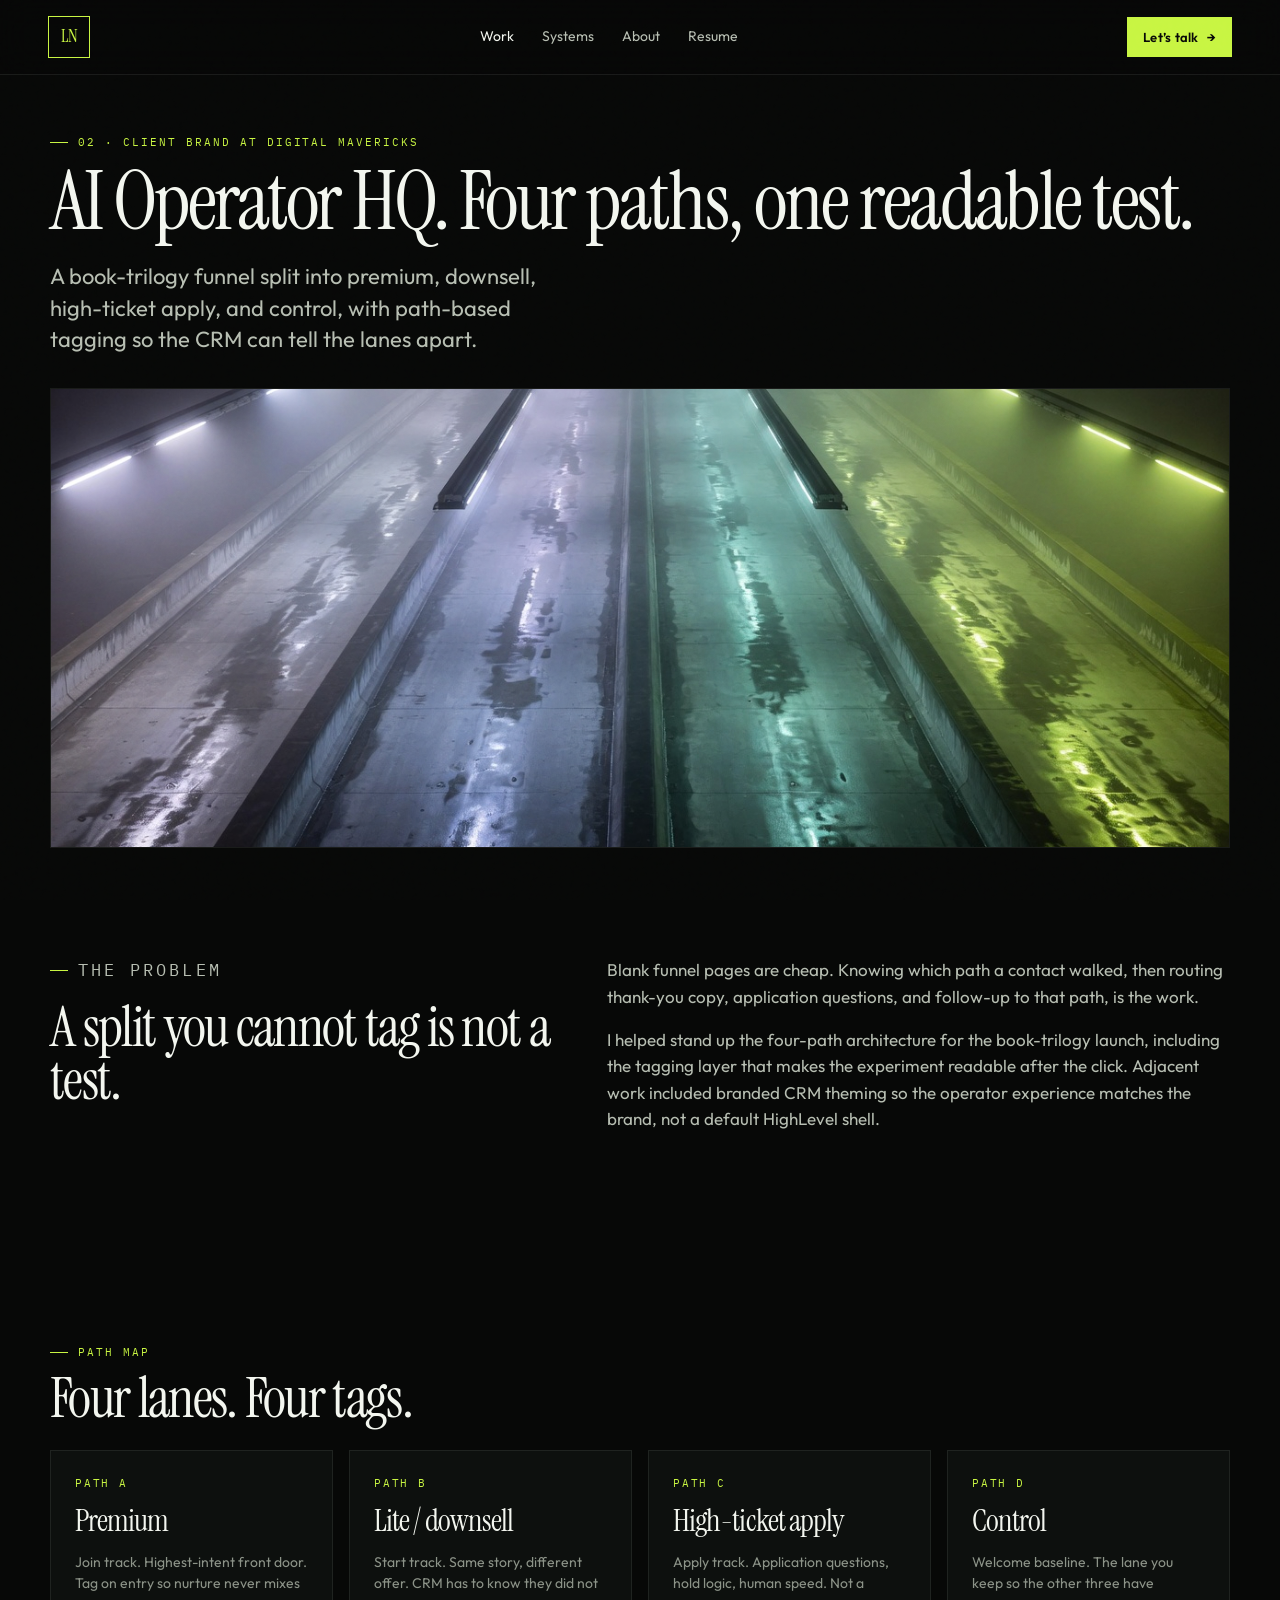
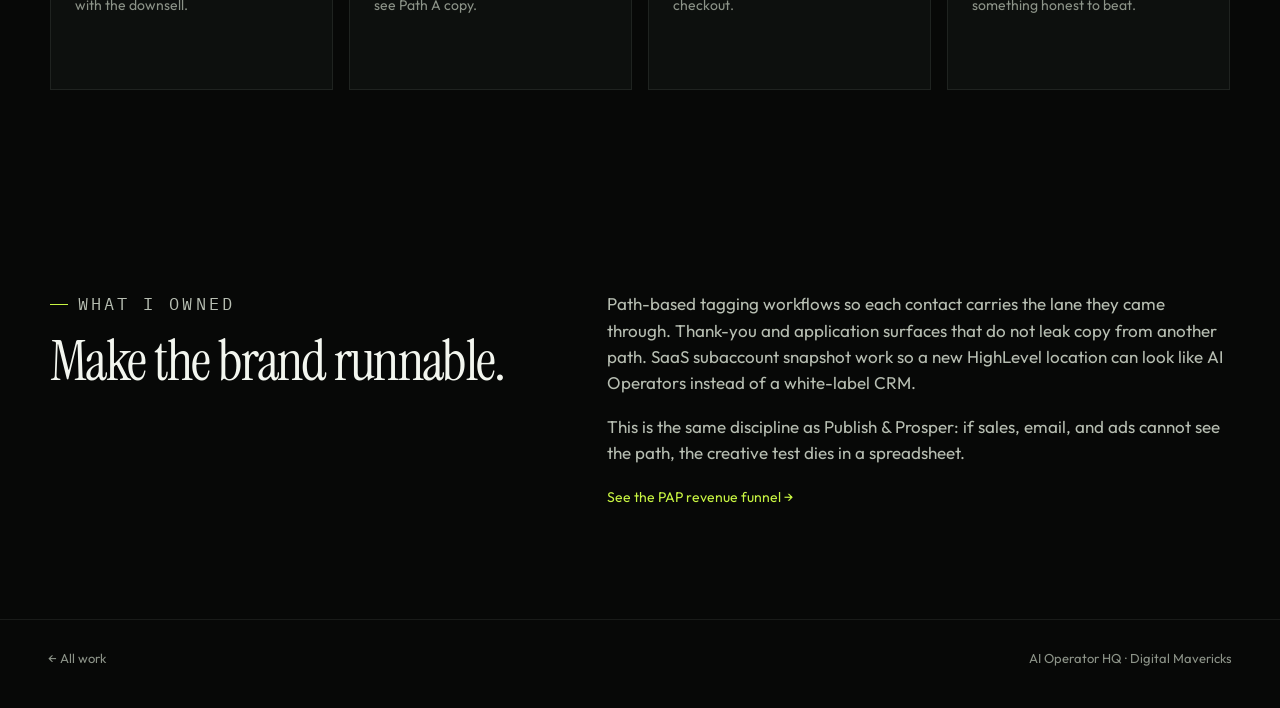
<file: work/ai-operator.html>
<!DOCTYPE html>
<html lang="en">
<head>
  <meta charset="UTF-8">
  <meta name="viewport" content="width=device-width, initial-scale=1">
  <title>AI Operator HQ · Lorenzo Nonoy</title>
  <meta name="description" content="Four-path book-trilogy funnel with path-based tagging so tests can be read in the CRM.">
  <meta name="theme-color" content="#070807">
  <link rel="icon" href="../favicon.svg" type="image/svg+xml">
  <link rel="preconnect" href="https://fonts.googleapis.com">
  <link rel="preconnect" href="https://fonts.gstatic.com" crossorigin>
  <link href="https://fonts.googleapis.com/css2?family=IBM+Plex+Mono:wght@400;500&family=Instrument+Serif:ital@0;1&family=Outfit:wght@400;500;600;700&display=swap" rel="stylesheet">
  <link rel="stylesheet" href="../css/styles.css">
</head>
<body>
  <div class="noise" aria-hidden="true"></div>
  <header class="site-header">
    <a class="logo" href="../index.html" aria-label="Lorenzo Nonoy home">LN</a>
    <nav class="nav" aria-label="Primary">
      <a class="active" href="../index.html#work">Work</a>
      <a href="../index.html#systems">Systems</a>
      <a href="../about.html">About</a>
      <a href="../assets/Lorenzo_Nonoy_Resume.pdf">Resume</a>
    </nav>
    <div style="display:flex;gap:10px;align-items:center">
      <button class="menu-btn" type="button" data-menu aria-expanded="false" aria-label="Open menu">Menu</button>
      <a class="header-cta" href="../index.html#contact">Let’s talk <span>→</span></a>
    </div>
  </header>
  <div class="nav-panel" data-nav-panel>
    <a href="../index.html#work">Work</a>
    <a href="../about.html">About</a>
    <a href="../index.html#contact">Let’s talk</a>
  </div>

  <section class="case-hero">
    <div class="wrap">
      <p class="kicker">02 · Client brand at Digital Mavericks</p>
      <h1>AI Operator HQ. Four paths, one readable test.</h1>
      <p class="lede" style="margin-top:20px">A book-trilogy funnel split into premium, downsell, high-ticket apply, and control, with path-based tagging so the CRM can tell the lanes apart.</p>
      <div class="media">
        <img src="../assets/images/case-aio.jpg" alt="Four parallel lanes in fog, each lit a different color">
      </div>
    </div>
  </section>

  <section>
    <div class="wrap prose">
      <div>
        <p class="kicker">The problem</p>
        <h2>A split you cannot tag is not a test.</h2>
      </div>
      <div>
        <p>Blank funnel pages are cheap. Knowing which path a contact walked, then routing thank-you copy, application questions, and follow-up to that path, is the work.</p>
        <p>I helped stand up the four-path architecture for the book-trilogy launch, including the tagging layer that makes the experiment readable after the click. Adjacent work included branded CRM theming so the operator experience matches the brand, not a default HighLevel shell.</p>
      </div>
    </div>
  </section>

  <section>
    <div class="wrap">
      <p class="kicker">Path map</p>
      <h2 style="margin-bottom:24px">Four lanes. Four tags.</h2>
      <div class="systems-grid">
        <article class="system-card">
          <span class="num">PATH A</span>
          <h3>Premium</h3>
          <p>Join track. Highest-intent front door. Tag on entry so nurture never mixes with the downsell.</p>
        </article>
        <article class="system-card">
          <span class="num">PATH B</span>
          <h3>Lite / downsell</h3>
          <p>Start track. Same story, different offer. CRM has to know they did not see Path A copy.</p>
        </article>
        <article class="system-card">
          <span class="num">PATH C</span>
          <h3>High-ticket apply</h3>
          <p>Apply track. Application questions, hold logic, human speed. Not a checkout.</p>
        </article>
        <article class="system-card">
          <span class="num">PATH D</span>
          <h3>Control</h3>
          <p>Welcome baseline. The lane you keep so the other three have something honest to beat.</p>
        </article>
      </div>
    </div>
  </section>

  <section>
    <div class="wrap prose">
      <div>
        <p class="kicker">What I owned</p>
        <h2>Make the brand runnable.</h2>
      </div>
      <div>
        <p>Path-based tagging workflows so each contact carries the lane they came through. Thank-you and application surfaces that do not leak copy from another path. SaaS subaccount snapshot work so a new HighLevel location can look like AI Operators instead of a white-label CRM.</p>
        <p>This is the same discipline as Publish &amp; Prosper: if sales, email, and ads cannot see the path, the creative test dies in a spreadsheet.</p>
        <p><a class="arrow" href="publish-and-prosper.html">See the PAP revenue funnel →</a></p>
      </div>
    </div>
  </section>

  <footer>
    <a href="../index.html#work">← All work</a>
    <span>AI Operator HQ · Digital Mavericks</span>
  </footer>
  <script src="../js/main.js"></script>
</body>
</html>
</file>
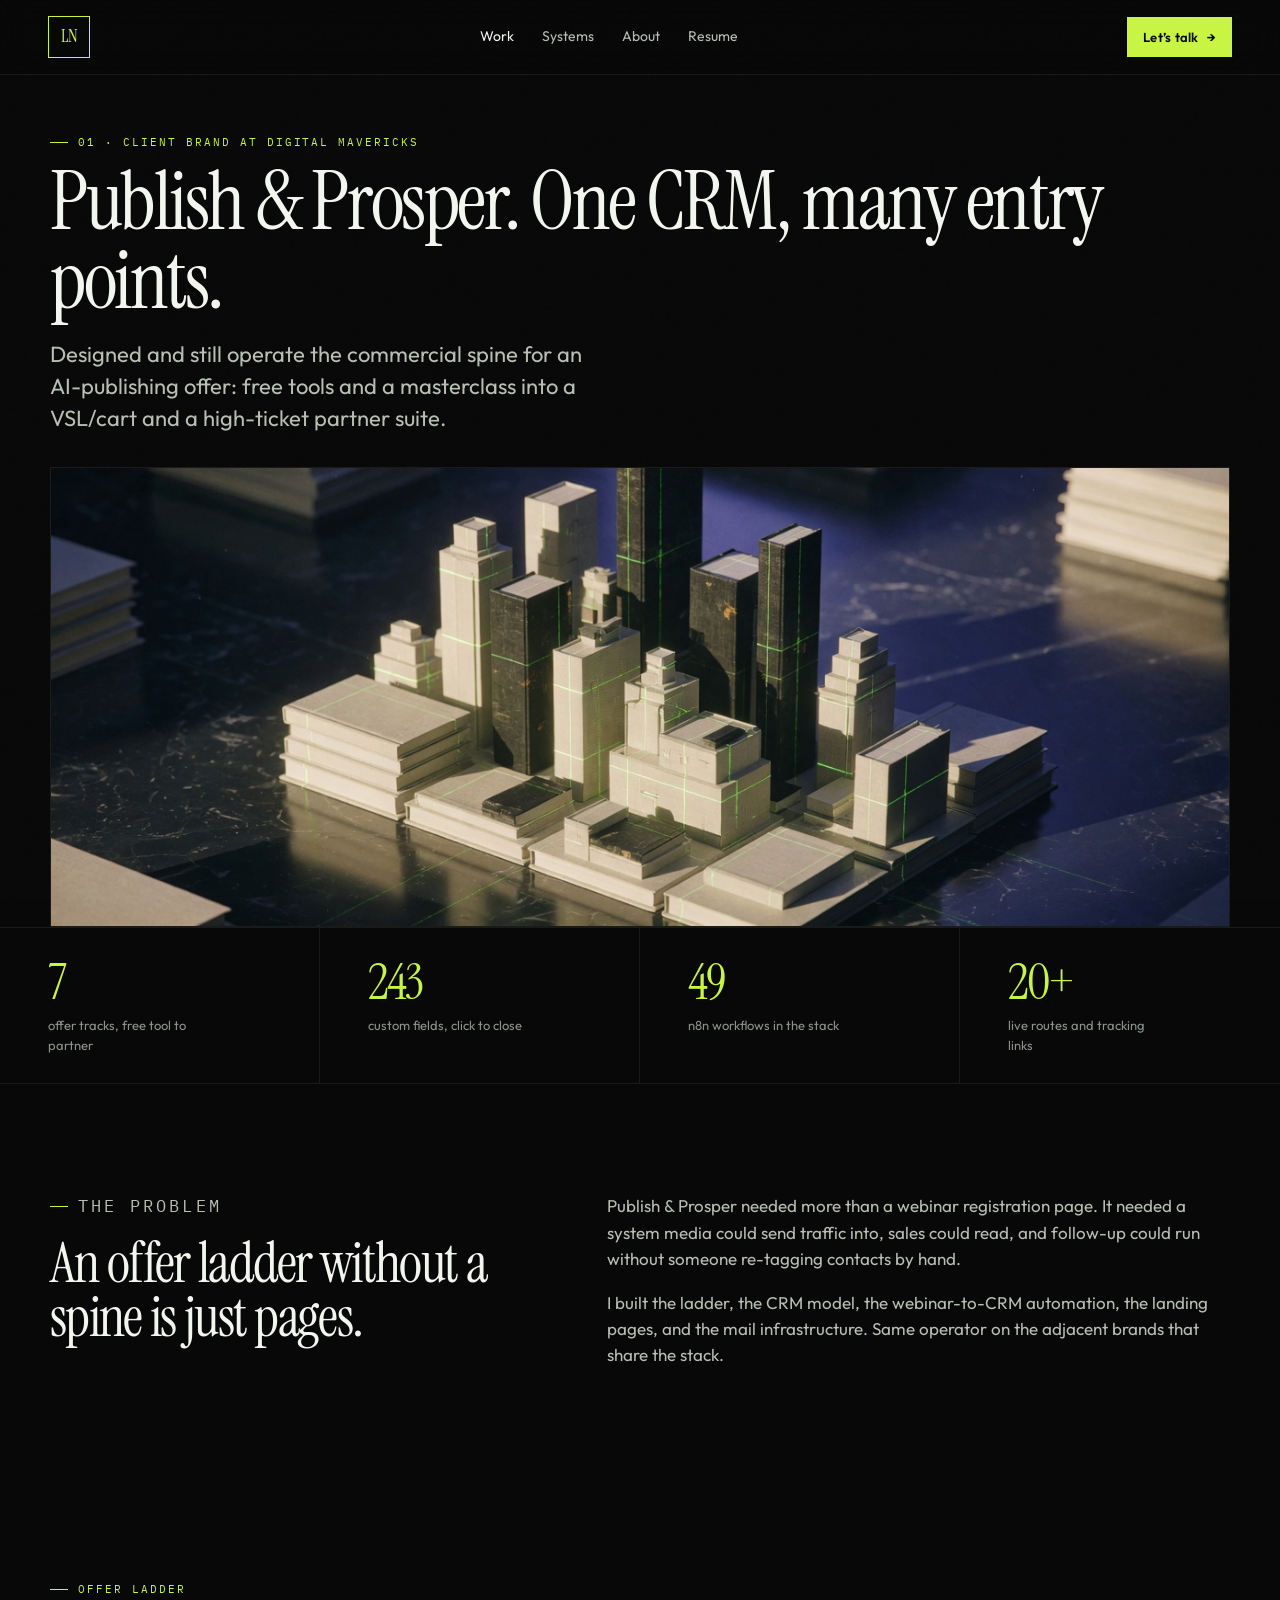
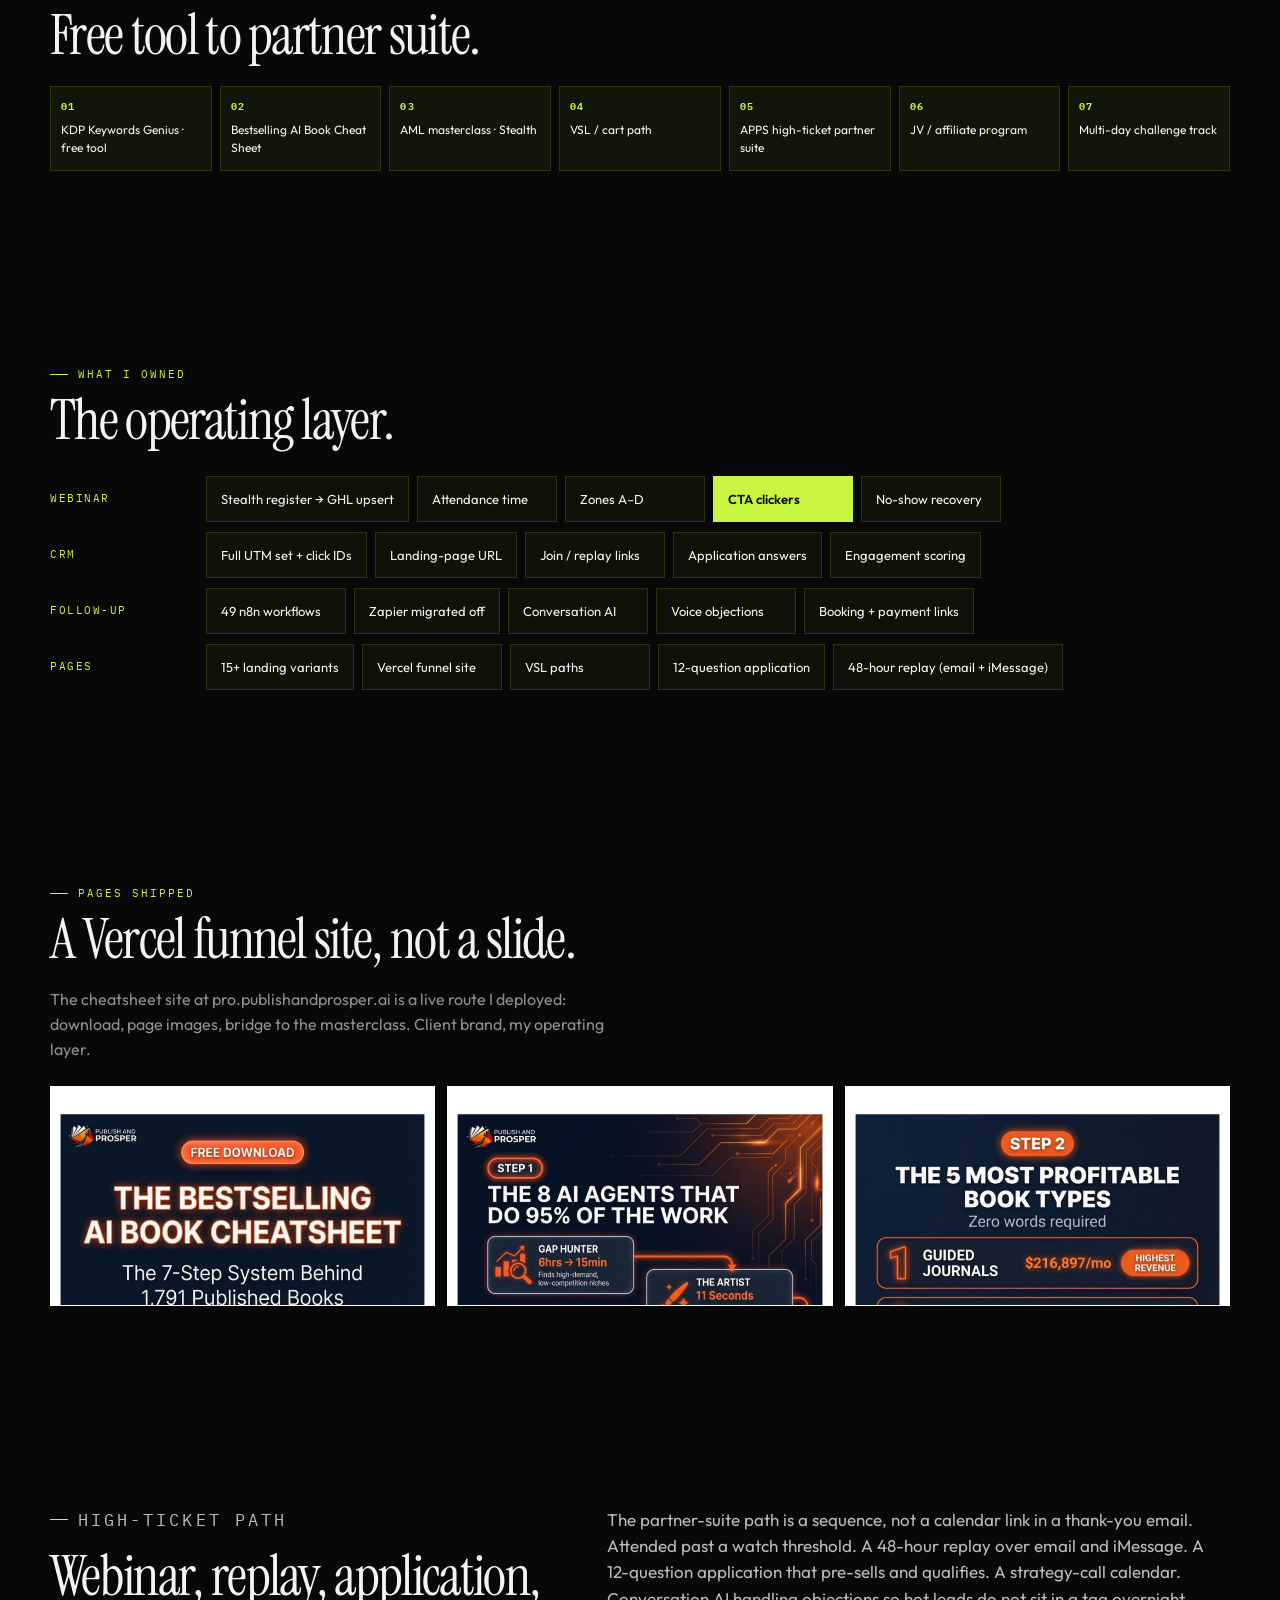
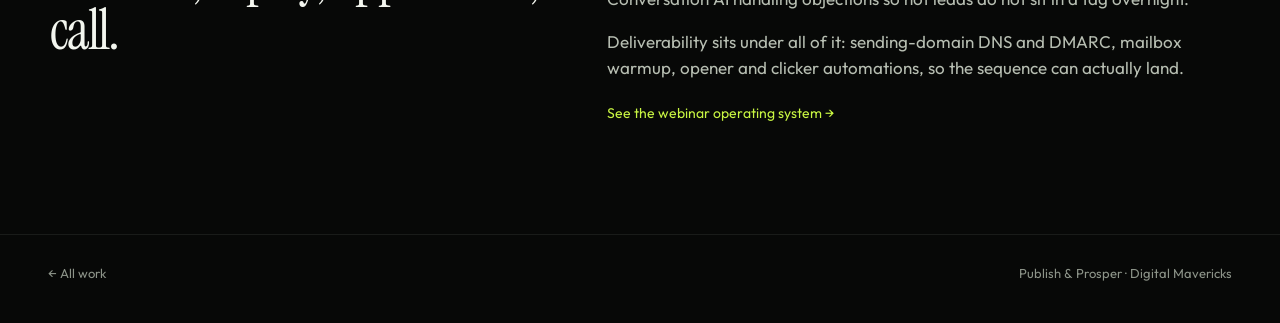
<file: work/publish-and-prosper.html>
<!DOCTYPE html>
<html lang="en">
<head>
  <meta charset="UTF-8">
  <meta name="viewport" content="width=device-width, initial-scale=1">
  <title>Publish &amp; Prosper · Lorenzo Nonoy</title>
  <meta name="description" content="End-to-end revenue funnel for an AI publishing offer: seven tracks, 243 CRM fields, 49 n8n workflows, 20+ live routes.">
  <meta name="theme-color" content="#070807">
  <link rel="icon" href="../favicon.svg" type="image/svg+xml">
  <link rel="preconnect" href="https://fonts.googleapis.com">
  <link rel="preconnect" href="https://fonts.gstatic.com" crossorigin>
  <link href="https://fonts.googleapis.com/css2?family=IBM+Plex+Mono:wght@400;500&family=Instrument+Serif:ital@0;1&family=Outfit:wght@400;500;600;700&display=swap" rel="stylesheet">
  <link rel="stylesheet" href="../css/styles.css">
</head>
<body>
  <div class="noise" aria-hidden="true"></div>
  <header class="site-header">
    <a class="logo" href="../index.html" aria-label="Lorenzo Nonoy home">LN</a>
    <nav class="nav" aria-label="Primary">
      <a class="active" href="../index.html#work">Work</a>
      <a href="../index.html#systems">Systems</a>
      <a href="../about.html">About</a>
      <a href="../assets/Lorenzo_Nonoy_Resume.pdf">Resume</a>
    </nav>
    <div style="display:flex;gap:10px;align-items:center">
      <button class="menu-btn" type="button" data-menu aria-expanded="false" aria-label="Open menu">Menu</button>
      <a class="header-cta" href="../index.html#contact">Let’s talk <span>→</span></a>
    </div>
  </header>
  <div class="nav-panel" data-nav-panel>
    <a href="../index.html#work">Work</a>
    <a href="../about.html">About</a>
    <a href="../index.html#contact">Let’s talk</a>
  </div>

  <section class="case-hero">
    <div class="wrap">
      <p class="kicker">01 · Client brand at Digital Mavericks</p>
      <h1>Publish &amp; Prosper. One CRM, many entry points.</h1>
      <p class="lede" style="margin-top:20px">Designed and still operate the commercial spine for an AI-publishing offer: free tools and a masterclass into a VSL/cart and a high-ticket partner suite.</p>
      <div class="media">
        <img src="../assets/images/case-pap.jpg" alt="Books arranged as an architectural skyline">
      </div>
    </div>
  </section>

  <div class="stats">
    <div class="stat"><b>7</b><span>offer tracks, free tool to partner</span></div>
    <div class="stat"><b>243</b><span>custom fields, click to close</span></div>
    <div class="stat"><b>49</b><span>n8n workflows in the stack</span></div>
    <div class="stat"><b>20+</b><span>live routes and tracking links</span></div>
  </div>

  <section>
    <div class="wrap prose">
      <div>
        <p class="kicker">The problem</p>
        <h2>An offer ladder without a spine is just pages.</h2>
      </div>
      <div>
        <p>Publish &amp; Prosper needed more than a webinar registration page. It needed a system media could send traffic into, sales could read, and follow-up could run without someone re-tagging contacts by hand.</p>
        <p>I built the ladder, the CRM model, the webinar-to-CRM automation, the landing pages, and the mail infrastructure. Same operator on the adjacent brands that share the stack.</p>
      </div>
    </div>
  </section>

  <section>
    <div class="wrap">
      <p class="kicker">Offer ladder</p>
      <h2 style="margin-bottom:24px">Free tool to partner suite.</h2>
      <ol class="ladder" style="padding:0;margin:0">
        <li><b>01</b> KDP Keywords Genius · free tool</li>
        <li><b>02</b> Bestselling AI Book Cheat Sheet</li>
        <li><b>03</b> AML masterclass · Stealth</li>
        <li><b>04</b> VSL / cart path</li>
        <li><b>05</b> APPS high-ticket partner suite</li>
        <li><b>06</b> JV / affiliate program</li>
        <li><b>07</b> Multi-day challenge track</li>
      </ol>
    </div>
  </section>

  <section>
    <div class="wrap">
      <p class="kicker">What I owned</p>
      <h2 style="margin-bottom:28px">The operating layer.</h2>
      <div class="map">
        <div class="map-row">
          <div class="map-label">Webinar</div>
          <div class="map-nodes">
            <div class="node">Stealth register → GHL upsert</div>
            <div class="node">Attendance time</div>
            <div class="node">Zones A–D</div>
            <div class="node hot">CTA clickers</div>
            <div class="node">No-show recovery</div>
          </div>
        </div>
        <div class="map-row">
          <div class="map-label">CRM</div>
          <div class="map-nodes">
            <div class="node">Full UTM set + click IDs</div>
            <div class="node">Landing-page URL</div>
            <div class="node">Join / replay links</div>
            <div class="node">Application answers</div>
            <div class="node">Engagement scoring</div>
          </div>
        </div>
        <div class="map-row">
          <div class="map-label">Follow-up</div>
          <div class="map-nodes">
            <div class="node">49 n8n workflows</div>
            <div class="node">Zapier migrated off</div>
            <div class="node">Conversation AI</div>
            <div class="node">Voice objections</div>
            <div class="node">Booking + payment links</div>
          </div>
        </div>
        <div class="map-row">
          <div class="map-label">Pages</div>
          <div class="map-nodes">
            <div class="node">15+ landing variants</div>
            <div class="node">Vercel funnel site</div>
            <div class="node">VSL paths</div>
            <div class="node">12-question application</div>
            <div class="node">48-hour replay (email + iMessage)</div>
          </div>
        </div>
      </div>
    </div>
  </section>

  <section>
    <div class="wrap">
      <p class="kicker">Pages shipped</p>
      <h2 style="margin-bottom:20px">A Vercel funnel site, not a slide.</h2>
      <p class="muted" style="max-width:52ch;margin-bottom:24px">The cheatsheet site at pro.publishandprosper.ai is a live route I deployed: download, page images, bridge to the masterclass. Client brand, my operating layer.</p>
      <div class="pages-strip">
        <img src="../assets/images/pap-page-1.jpg" alt="Cheat sheet page 1">
        <img src="../assets/images/pap-page-2.jpg" alt="Cheat sheet page 2">
        <img src="../assets/images/pap-page-3.jpg" alt="Cheat sheet page 3">
      </div>
    </div>
  </section>

  <section>
    <div class="wrap prose">
      <div>
        <p class="kicker">High-ticket path</p>
        <h2>Webinar, replay, application, call.</h2>
      </div>
      <div>
        <p>The partner-suite path is a sequence, not a calendar link in a thank-you email. Attended past a watch threshold. A 48-hour replay over email and iMessage. A 12-question application that pre-sells and qualifies. A strategy-call calendar. Conversation AI handling objections so hot leads do not sit in a tag overnight.</p>
        <p>Deliverability sits under all of it: sending-domain DNS and DMARC, mailbox warmup, opener and clicker automations, so the sequence can actually land.</p>
        <p><a class="arrow" href="webinar-os.html">See the webinar operating system →</a></p>
      </div>
    </div>
  </section>

  <footer>
    <a href="../index.html#work">← All work</a>
    <span>Publish &amp; Prosper · Digital Mavericks</span>
  </footer>
  <script src="../js/main.js"></script>
</body>
</html>
</file>
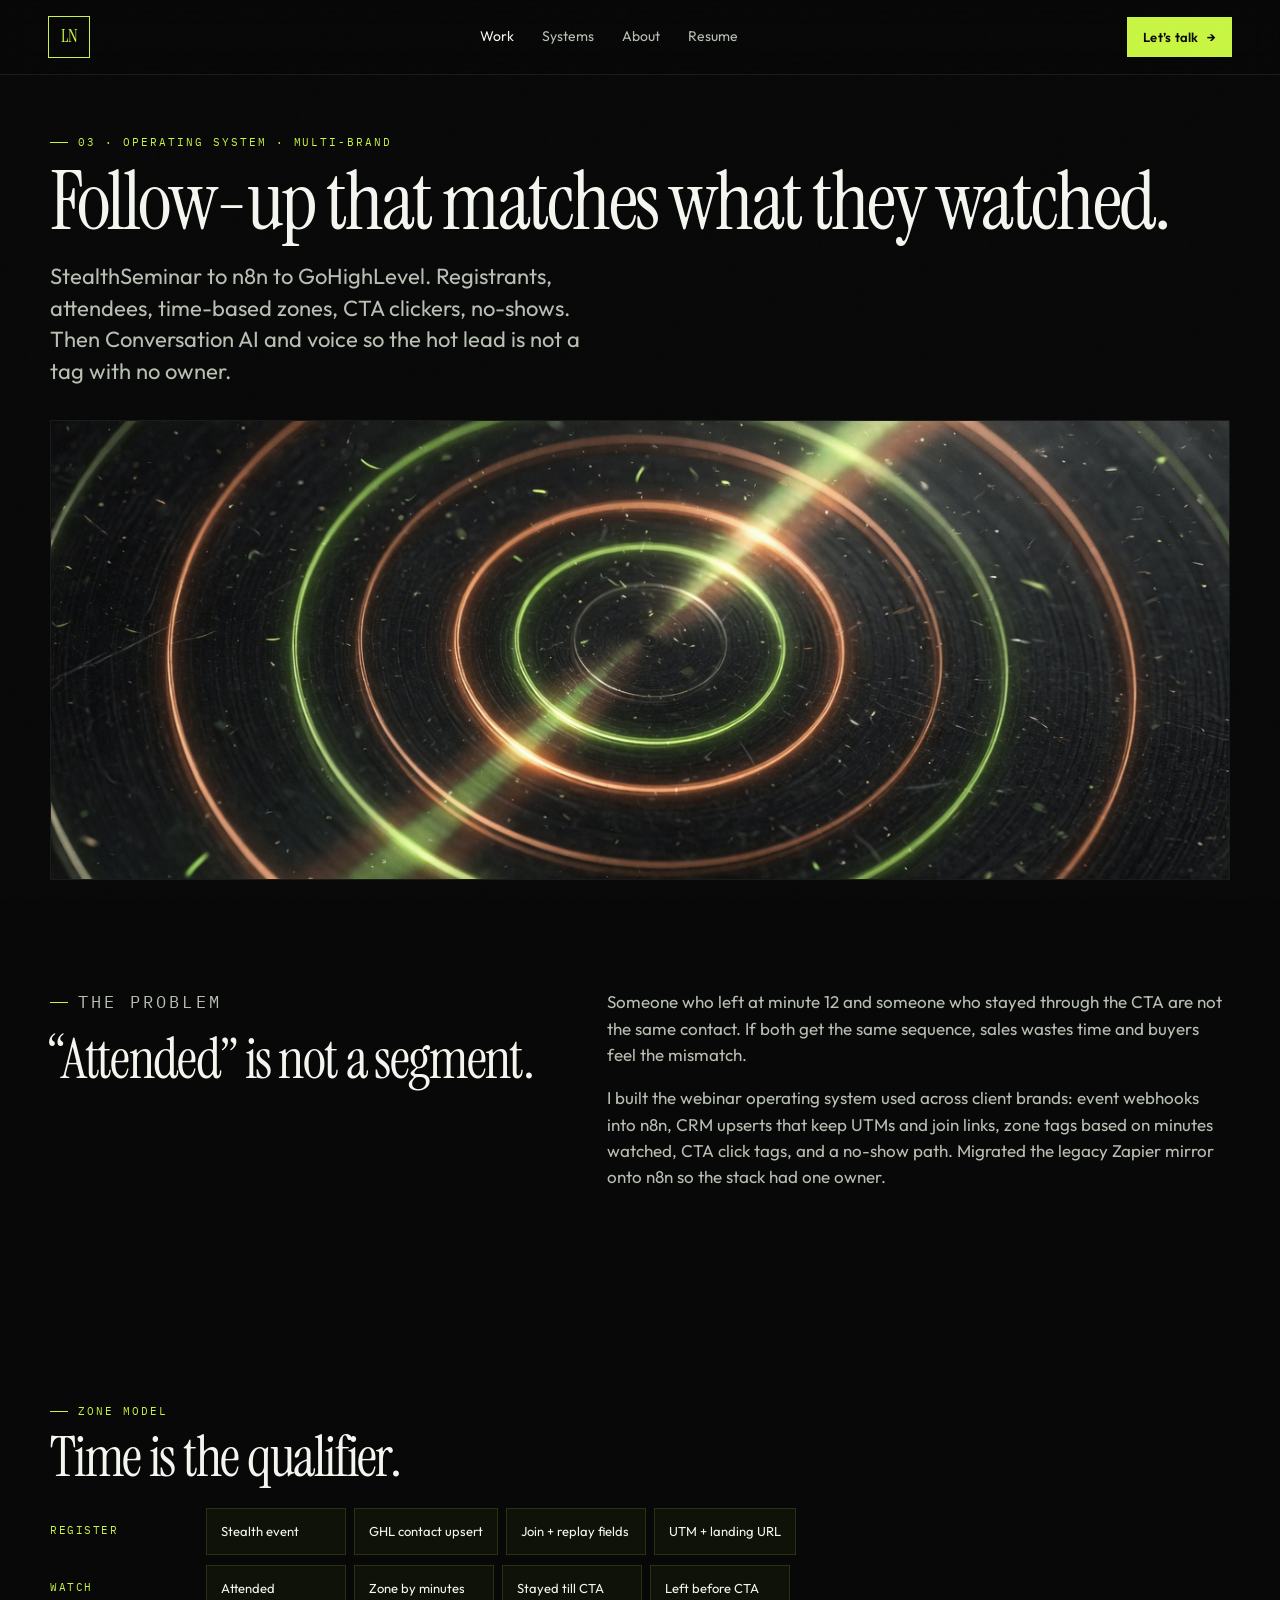
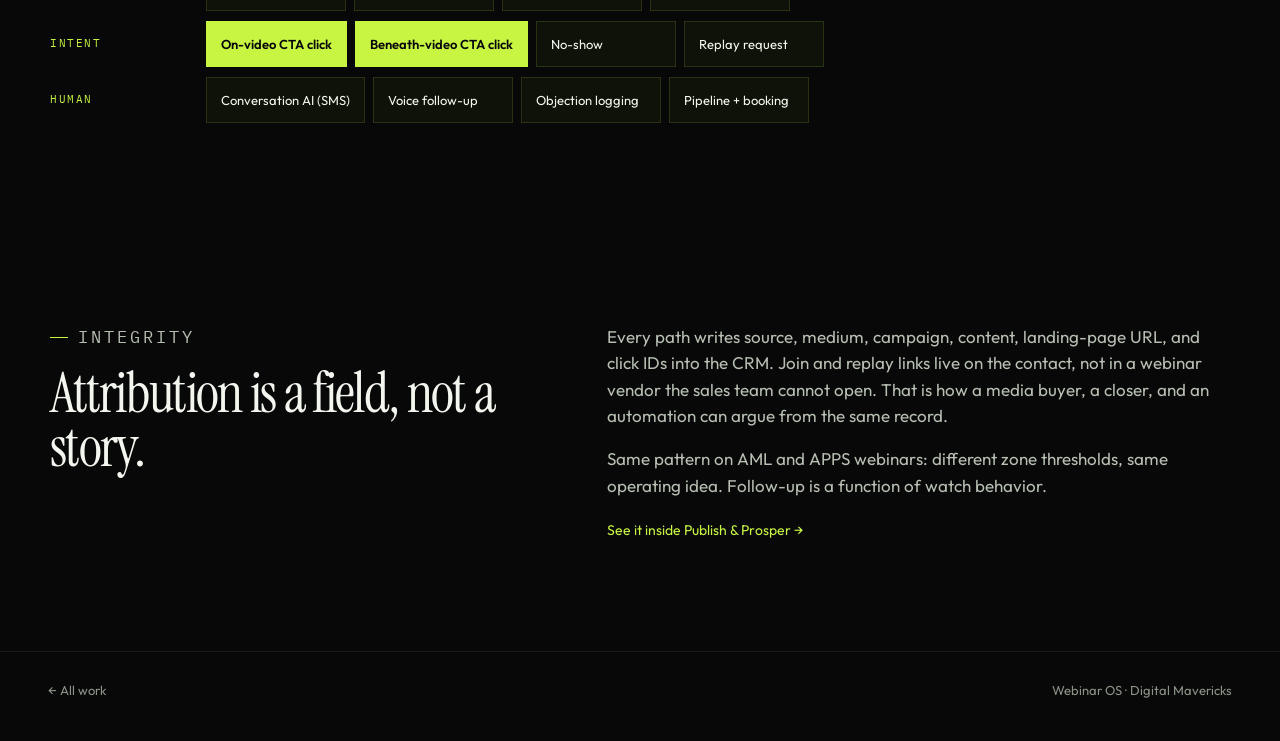
<file: work/webinar-os.html>
<!DOCTYPE html>
<html lang="en">
<head>
  <meta charset="UTF-8">
  <meta name="viewport" content="width=device-width, initial-scale=1">
  <title>Webinar operating system · Lorenzo Nonoy</title>
  <meta name="description" content="Webinar-to-CRM automation with attendance zones, CTA tags, no-show recovery, UTM integrity, and conversation AI.">
  <meta name="theme-color" content="#070807">
  <link rel="icon" href="../favicon.svg" type="image/svg+xml">
  <link rel="preconnect" href="https://fonts.googleapis.com">
  <link rel="preconnect" href="https://fonts.gstatic.com" crossorigin>
  <link href="https://fonts.googleapis.com/css2?family=IBM+Plex+Mono:wght@400;500&family=Instrument+Serif:ital@0;1&family=Outfit:wght@400;500;600;700&display=swap" rel="stylesheet">
  <link rel="stylesheet" href="../css/styles.css">
</head>
<body>
  <div class="noise" aria-hidden="true"></div>
  <header class="site-header">
    <a class="logo" href="../index.html" aria-label="Lorenzo Nonoy home">LN</a>
    <nav class="nav" aria-label="Primary">
      <a class="active" href="../index.html#work">Work</a>
      <a href="../index.html#systems">Systems</a>
      <a href="../about.html">About</a>
      <a href="../assets/Lorenzo_Nonoy_Resume.pdf">Resume</a>
    </nav>
    <div style="display:flex;gap:10px;align-items:center">
      <button class="menu-btn" type="button" data-menu aria-expanded="false" aria-label="Open menu">Menu</button>
      <a class="header-cta" href="../index.html#contact">Let’s talk <span>→</span></a>
    </div>
  </header>
  <div class="nav-panel" data-nav-panel>
    <a href="../index.html#work">Work</a>
    <a href="../about.html">About</a>
    <a href="../index.html#contact">Let’s talk</a>
  </div>

  <section class="case-hero">
    <div class="wrap">
      <p class="kicker">03 · Operating system · Multi-brand</p>
      <h1>Follow-up that matches what they watched.</h1>
      <p class="lede" style="margin-top:20px">StealthSeminar to n8n to GoHighLevel. Registrants, attendees, time-based zones, CTA clickers, no-shows. Then Conversation AI and voice so the hot lead is not a tag with no owner.</p>
      <div class="media">
        <img src="../assets/images/case-webinar.jpg" alt="Concentric glowing rings representing attendance zones">
      </div>
    </div>
  </section>

  <section>
    <div class="wrap prose">
      <div>
        <p class="kicker">The problem</p>
        <h2>“Attended” is not a segment.</h2>
      </div>
      <div>
        <p>Someone who left at minute 12 and someone who stayed through the CTA are not the same contact. If both get the same sequence, sales wastes time and buyers feel the mismatch.</p>
        <p>I built the webinar operating system used across client brands: event webhooks into n8n, CRM upserts that keep UTMs and join links, zone tags based on minutes watched, CTA click tags, and a no-show path. Migrated the legacy Zapier mirror onto n8n so the stack had one owner.</p>
      </div>
    </div>
  </section>

  <section>
    <div class="wrap">
      <p class="kicker">Zone model</p>
      <h2 style="margin-bottom:24px">Time is the qualifier.</h2>
      <div class="map">
        <div class="map-row">
          <div class="map-label">Register</div>
          <div class="map-nodes">
            <div class="node">Stealth event</div>
            <div class="node">GHL contact upsert</div>
            <div class="node">Join + replay fields</div>
            <div class="node">UTM + landing URL</div>
          </div>
        </div>
        <div class="map-row">
          <div class="map-label">Watch</div>
          <div class="map-nodes">
            <div class="node">Attended</div>
            <div class="node">Zone by minutes</div>
            <div class="node">Stayed till CTA</div>
            <div class="node">Left before CTA</div>
          </div>
        </div>
        <div class="map-row">
          <div class="map-label">Intent</div>
          <div class="map-nodes">
            <div class="node hot">On-video CTA click</div>
            <div class="node hot">Beneath-video CTA click</div>
            <div class="node">No-show</div>
            <div class="node">Replay request</div>
          </div>
        </div>
        <div class="map-row">
          <div class="map-label">Human</div>
          <div class="map-nodes">
            <div class="node">Conversation AI (SMS)</div>
            <div class="node">Voice follow-up</div>
            <div class="node">Objection logging</div>
            <div class="node">Pipeline + booking</div>
          </div>
        </div>
      </div>
    </div>
  </section>

  <section>
    <div class="wrap prose">
      <div>
        <p class="kicker">Integrity</p>
        <h2>Attribution is a field, not a story.</h2>
      </div>
      <div>
        <p>Every path writes source, medium, campaign, content, landing-page URL, and click IDs into the CRM. Join and replay links live on the contact, not in a webinar vendor the sales team cannot open. That is how a media buyer, a closer, and an automation can argue from the same record.</p>
        <p>Same pattern on AML and APPS webinars: different zone thresholds, same operating idea. Follow-up is a function of watch behavior.</p>
        <p><a class="arrow" href="publish-and-prosper.html">See it inside Publish &amp; Prosper →</a></p>
      </div>
    </div>
  </section>

  <footer>
    <a href="../index.html#work">← All work</a>
    <span>Webinar OS · Digital Mavericks</span>
  </footer>
  <script src="../js/main.js"></script>
</body>
</html>
</file>
<file: css/styles.css>
:root {
  --bg: #070807;
  --bg-2: #0d100e;
  --bg-3: #141814;
  --paper: #efe8d8;
  --paper-ink: #121512;
  --paper-mute: #5c6358;
  --lime: #c8f542;
  --lime-2: #d6ff6a;
  --copper: #c9a36a;
  --mute: #8c9388;
  --mute-2: #b7beb2;
  --white: #f3f6ef;
  --line: rgba(200, 245, 66, 0.14);
  --line-soft: rgba(243, 246, 239, 0.08);
  --shadow: 0 30px 80px rgba(0, 0, 0, 0.45);
  --font-display: "Instrument Serif", "Times New Roman", serif;
  --font-ui: "Outfit", system-ui, sans-serif;
  --font-mono: "IBM Plex Mono", ui-monospace, monospace;
  --max: 1180px;
  --pad: clamp(20px, 4vw, 48px);
  --radius: 18px;
}

*,
*::before,
*::after {
  box-sizing: border-box;
}

html {
  scroll-behavior: smooth;
}

html,
body {
  margin: 0;
  padding: 0;
  background: var(--bg);
  color: var(--white);
  font-family: var(--font-ui);
  font-weight: 400;
  line-height: 1.55;
  -webkit-font-smoothing: antialiased;
  text-rendering: optimizeLegibility;
}

body {
  min-height: 100vh;
}

img {
  max-width: 100%;
  display: block;
}

a {
  color: inherit;
  text-decoration: none;
}

button,
input,
textarea,
select {
  font: inherit;
  color: inherit;
}

::selection {
  background: var(--lime);
  color: var(--bg);
}

.noise {
  pointer-events: none;
  position: fixed;
  inset: 0;
  z-index: 80;
  opacity: 0.045;
  mix-blend-mode: overlay;
  background-image: url("data:image/svg+xml,%3Csvg viewBox='0 0 200 200' xmlns='http://www.w3.org/2000/svg'%3E%3Cfilter id='n'%3E%3CfeTurbulence type='fractalNoise' baseFrequency='.85' numOctaves='4' stitchTiles='stitch'/%3E%3C/filter%3E%3Crect width='100%25' height='100%25' filter='url(%23n)'/%3E%3C/svg%3E");
}

.wrap {
  width: min(var(--max), calc(100% - var(--pad) * 2));
  margin-inline: auto;
}

.kicker {
  display: inline-flex;
  align-items: center;
  gap: 10px;
  font-family: var(--font-mono);
  font-size: 11px;
  letter-spacing: 0.18em;
  text-transform: uppercase;
  color: var(--lime);
}

.kicker::before {
  content: "";
  width: 18px;
  height: 1px;
  background: var(--lime);
}

h1,
h2,
h3,
.display {
  font-family: var(--font-display);
  font-weight: 400;
  letter-spacing: -0.03em;
  line-height: 0.96;
  margin: 0;
}

.display {
  font-size: clamp(52px, 9.4vw, 128px);
}

h1 {
  font-size: clamp(40px, 6.4vw, 84px);
}

h2 {
  font-size: clamp(32px, 4.6vw, 56px);
}

h3 {
  font-size: clamp(24px, 2.4vw, 32px);
  line-height: 1.15;
}

.lede {
  font-size: clamp(18px, 2vw, 22px);
  color: var(--mute-2);
  max-width: 38ch;
  line-height: 1.45;
}

.muted {
  color: var(--mute);
}

.mono {
  font-family: var(--font-mono);
  font-size: 12px;
  letter-spacing: 0.04em;
}

/* Header */
.site-header {
  position: sticky;
  top: 0;
  z-index: 40;
  display: flex;
  align-items: center;
  justify-content: space-between;
  gap: 16px;
  padding: 16px var(--pad);
  background: rgba(7, 8, 7, 0.72);
  backdrop-filter: blur(16px);
  border-bottom: 1px solid var(--line-soft);
}

.logo {
  display: grid;
  place-items: center;
  width: 42px;
  height: 42px;
  border: 1px solid var(--lime);
  color: var(--lime);
  font-family: var(--font-display);
  font-size: 18px;
  letter-spacing: 0;
}

.logo:hover {
  background: var(--lime);
  color: var(--bg);
}

.nav {
  display: flex;
  align-items: center;
  gap: 28px;
  font-size: 14px;
  color: var(--mute-2);
}

.nav a:hover,
.nav a.active {
  color: var(--white);
}

.header-cta {
  display: inline-flex;
  align-items: center;
  gap: 8px;
  padding: 10px 16px;
  background: var(--lime);
  color: var(--bg);
  font-size: 13px;
  font-weight: 600;
  letter-spacing: 0.02em;
}

.header-cta:hover {
  background: var(--lime-2);
}

.menu-btn {
  display: none;
  background: none;
  border: 1px solid var(--line);
  color: var(--white);
  padding: 8px 10px;
  cursor: pointer;
}

/* Hero */
.hero {
  position: relative;
  min-height: 92vh;
  display: grid;
  align-items: end;
  padding: 48px 0 56px;
  overflow: hidden;
}

.hero-media {
  position: absolute;
  inset: 0;
  z-index: 0;
}

.hero-media img {
  width: 100%;
  height: 100%;
  object-fit: cover;
  filter: saturate(0.85) contrast(1.05);
}

.hero-media::after {
  content: "";
  position: absolute;
  inset: 0;
  background:
    linear-gradient(180deg, rgba(7, 8, 7, 0.35) 0%, rgba(7, 8, 7, 0.55) 42%, rgba(7, 8, 7, 0.94) 100%),
    radial-gradient(80% 60% at 80% 20%, rgba(200, 245, 66, 0.12), transparent 55%);
}

.hero .wrap {
  position: relative;
  z-index: 1;
  display: grid;
  gap: 28px;
}

.hero-top {
  display: flex;
  justify-content: space-between;
  gap: 16px;
  flex-wrap: wrap;
  align-items: center;
}

.status {
  display: inline-flex;
  align-items: center;
  gap: 8px;
  border: 1px solid var(--line);
  padding: 8px 12px;
  font-family: var(--font-mono);
  font-size: 11px;
  letter-spacing: 0.14em;
  text-transform: uppercase;
  color: var(--mute-2);
  background: rgba(7, 8, 7, 0.4);
}

.status i {
  width: 7px;
  height: 7px;
  border-radius: 50%;
  background: var(--lime);
  box-shadow: 0 0 10px var(--lime);
}

.hero h1 span {
  display: block;
}

.hero-grid {
  display: grid;
  grid-template-columns: 1.4fr 0.8fr;
  gap: 40px;
  align-items: end;
}

.hero-actions {
  display: flex;
  gap: 12px;
  flex-wrap: wrap;
  margin-top: 8px;
}

.btn {
  display: inline-flex;
  align-items: center;
  justify-content: center;
  gap: 8px;
  min-height: 46px;
  padding: 0 18px;
  font-size: 14px;
  font-weight: 600;
  border: 1px solid transparent;
  cursor: pointer;
}

.btn-primary {
  background: var(--lime);
  color: var(--bg);
}

.btn-primary:hover {
  background: var(--lime-2);
}

.btn-ghost {
  background: transparent;
  border-color: var(--line);
  color: var(--white);
}

.btn-ghost:hover {
  border-color: var(--lime);
  color: var(--lime);
}

/* Stats */
.stats {
  display: grid;
  grid-template-columns: repeat(4, 1fr);
  border-top: 1px solid var(--line-soft);
  border-bottom: 1px solid var(--line-soft);
}

.stat {
  padding: 28px var(--pad);
  border-right: 1px solid var(--line-soft);
}

.stat:last-child {
  border-right: 0;
}

.stat b {
  display: block;
  font-family: var(--font-display);
  font-size: clamp(36px, 4vw, 52px);
  font-weight: 400;
  color: var(--lime);
  letter-spacing: -0.04em;
  line-height: 1;
}

.stat span {
  display: block;
  margin-top: 8px;
  color: var(--mute);
  font-size: 13px;
  max-width: 18ch;
}

/* Sections */
section {
  padding: 92px 0;
}

.section-head {
  display: flex;
  justify-content: space-between;
  gap: 24px;
  align-items: end;
  margin-bottom: 40px;
}

/* Work cards */
.work-grid {
  display: grid;
  gap: 22px;
}

.work-card {
  position: relative;
  display: grid;
  grid-template-columns: 1.15fr 0.85fr;
  min-height: 420px;
  background: var(--bg-2);
  border: 1px solid var(--line-soft);
  overflow: hidden;
}

.work-card:hover {
  border-color: var(--line);
}

.work-card .copy {
  padding: 36px 36px 32px;
  display: flex;
  flex-direction: column;
  gap: 16px;
}

.work-card .meta {
  display: flex;
  gap: 16px;
  flex-wrap: wrap;
  color: var(--mute);
  font-family: var(--font-mono);
  font-size: 11px;
  letter-spacing: 0.12em;
  text-transform: uppercase;
}

.work-card p {
  color: var(--mute-2);
  margin: 0;
  max-width: 46ch;
}

.work-card .media {
  position: relative;
  min-height: 280px;
}

.work-card .media img {
  width: 100%;
  height: 100%;
  object-fit: cover;
}

.work-card.alt {
  grid-template-columns: 0.85fr 1.15fr;
}

.work-card.alt .media {
  order: -1;
}

.chip-row {
  display: flex;
  flex-wrap: wrap;
  gap: 8px;
  margin-top: auto;
}

.chip {
  font-family: var(--font-mono);
  font-size: 11px;
  letter-spacing: 0.04em;
  padding: 6px 10px;
  border: 1px solid var(--line-soft);
  color: var(--mute-2);
}

.arrow {
  color: var(--lime);
  font-size: 14px;
}

/* Ladder */
.ladder {
  display: grid;
  grid-template-columns: repeat(7, 1fr);
  gap: 8px;
  margin-top: 18px;
}

.ladder li {
  list-style: none;
  padding: 12px 10px;
  background: rgba(200, 245, 66, 0.05);
  border: 1px solid var(--line);
  font-size: 12px;
  min-height: 74px;
}

.ladder b {
  display: block;
  font-family: var(--font-mono);
  font-size: 10px;
  color: var(--lime);
  letter-spacing: 0.12em;
  margin-bottom: 6px;
}

/* Systems */
.systems-grid {
  display: grid;
  grid-template-columns: repeat(4, 1fr);
  gap: 16px;
}

.system-card {
  padding: 24px;
  background: var(--bg-2);
  border: 1px solid var(--line-soft);
  min-height: 240px;
  display: flex;
  flex-direction: column;
  gap: 12px;
}

.system-card .num {
  font-family: var(--font-mono);
  font-size: 11px;
  color: var(--lime);
  letter-spacing: 0.16em;
}

.system-card p {
  margin: 0;
  color: var(--mute);
  font-size: 14px;
}

/* Stack */
.stack-block {
  display: grid;
  grid-template-columns: 180px 1fr;
  gap: 18px;
  padding: 18px 0;
  border-bottom: 1px solid var(--line-soft);
}

.stack-block dt {
  font-family: var(--font-mono);
  font-size: 11px;
  letter-spacing: 0.14em;
  text-transform: uppercase;
  color: var(--lime);
  padding-top: 6px;
}

.stack-block dd {
  margin: 0;
  display: flex;
  flex-wrap: wrap;
  gap: 8px;
}

/* Paper band */
.paper {
  background: var(--paper);
  color: var(--paper-ink);
}

.paper .kicker {
  color: #3d4a12;
}

.paper .kicker::before {
  background: #3d4a12;
}

.paper .muted,
.paper p {
  color: var(--paper-mute);
}

.timeline {
  display: grid;
  gap: 0;
}

.job {
  display: grid;
  grid-template-columns: 180px 1fr;
  gap: 24px;
  padding: 28px 0;
  border-top: 1px solid rgba(18, 21, 18, 0.12);
}

.job .when {
  font-family: var(--font-mono);
  font-size: 12px;
  color: #6a7264;
}

.job h3 {
  margin-bottom: 6px;
}

.job .org {
  font-size: 14px;
  color: #3d4a12;
  font-weight: 600;
}

.job ul {
  margin: 12px 0 0;
  padding-left: 18px;
  color: var(--paper-mute);
}

.job li + li {
  margin-top: 6px;
}

/* Case study */
.case-hero {
  padding: 48px 0 0;
}

.case-hero .media {
  margin-top: 32px;
  overflow: hidden;
  border: 1px solid var(--line-soft);
  max-height: 460px;
}

.case-hero .media img {
  width: 100%;
  height: 460px;
  object-fit: cover;
}

.prose {
  display: grid;
  grid-template-columns: 0.9fr 1.1fr;
  gap: 48px;
}

.prose p {
  color: var(--mute-2);
  font-size: 17px;
}

.prose h3 {
  margin: 28px 0 12px;
}

.map {
  display: grid;
  gap: 10px;
}

.map-row {
  display: grid;
  grid-template-columns: 140px 1fr;
  gap: 16px;
  align-items: stretch;
}

.map-label {
  font-family: var(--font-mono);
  font-size: 11px;
  letter-spacing: 0.14em;
  text-transform: uppercase;
  color: var(--lime);
  padding-top: 14px;
}

.map-nodes {
  display: flex;
  flex-wrap: wrap;
  gap: 8px;
}

.node {
  padding: 12px 14px;
  border: 1px solid var(--line);
  background: rgba(200, 245, 66, 0.04);
  font-size: 13px;
  min-width: 140px;
}

.node.hot {
  background: var(--lime);
  color: var(--bg);
  border-color: var(--lime);
  font-weight: 600;
}

.pages-strip {
  display: grid;
  grid-template-columns: repeat(3, 1fr);
  gap: 12px;
}

.pages-strip img {
  width: 100%;
  height: 220px;
  object-fit: cover;
  object-position: top;
  border: 1px solid var(--line-soft);
  background: #fff;
}

/* Contact */
.contact-grid {
  display: grid;
  grid-template-columns: 1fr 1fr;
  gap: 40px;
  align-items: start;
}

form {
  display: grid;
  gap: 12px;
}

label {
  font-family: var(--font-mono);
  font-size: 11px;
  letter-spacing: 0.14em;
  text-transform: uppercase;
  color: var(--mute);
}

input,
textarea {
  width: 100%;
  background: var(--bg-2);
  border: 1px solid var(--line-soft);
  padding: 14px 14px;
  outline: none;
}

input:focus,
textarea:focus {
  border-color: var(--lime);
}

textarea {
  min-height: 140px;
  resize: vertical;
}

.contact-list {
  display: grid;
  gap: 18px;
  margin-top: 18px;
}

.contact-list a {
  display: block;
  font-size: 20px;
}

.contact-list a:hover {
  color: var(--lime);
}

footer {
  padding: 28px var(--pad) 40px;
  display: flex;
  justify-content: space-between;
  gap: 16px;
  flex-wrap: wrap;
  border-top: 1px solid var(--line-soft);
  color: var(--mute);
  font-size: 13px;
}

.mark {
  width: 88px;
  height: 88px;
  object-fit: cover;
  border: 1px solid var(--line);
}

.portrait {
  width: 148px;
  height: 148px;
  object-fit: cover;
  border-radius: 50%;
  border: 1px solid var(--line);
  box-shadow: 0 0 0 6px rgba(200, 245, 66, 0.08);
}

.portrait-lg {
  width: min(280px, 100%);
  aspect-ratio: 3 / 4;
  height: auto;
  object-fit: cover;
  object-position: 50% 18%;
  border-radius: 28px;
  border: 1px solid var(--line);
}

.split-2 {
  display: grid;
  grid-template-columns: 1fr 1fr;
  gap: 48px;
}

/* Mobile nav */
.nav-panel {
  display: none;
}

@media (max-width: 980px) {
  .hero-grid,
  .work-card,
  .work-card.alt,
  .systems-grid,
  .stats,
  .prose,
  .contact-grid,
  .stack-block,
  .job,
  .map-row,
  .pages-strip,
  .ladder,
  .split-2 {
    grid-template-columns: 1fr;
  }

  .work-card.alt .media {
    order: 0;
  }

  .stats {
    grid-template-columns: 1fr 1fr;
  }

  .stat:nth-child(2) {
    border-right: 0;
  }

  .systems-grid {
    grid-template-columns: 1fr 1fr;
  }

  .nav {
    display: none;
  }

  .menu-btn {
    display: inline-flex;
  }

  .nav-panel.open {
    display: grid;
    position: fixed;
    inset: 74px 16px auto;
    background: var(--bg-2);
    border: 1px solid var(--line);
    padding: 18px;
    gap: 14px;
    z-index: 50;
  }

  .hero {
    min-height: 88vh;
  }

  .work-card .copy {
    padding: 24px;
  }
}

@media (max-width: 640px) {
  .systems-grid,
  .stats {
    grid-template-columns: 1fr;
  }

  .stat {
    border-right: 0;
    border-bottom: 1px solid var(--line-soft);
  }

  .header-cta span {
    display: none;
  }
}

@media (prefers-reduced-motion: reduce) {
  html {
    scroll-behavior: auto;
  }
}
</file>
